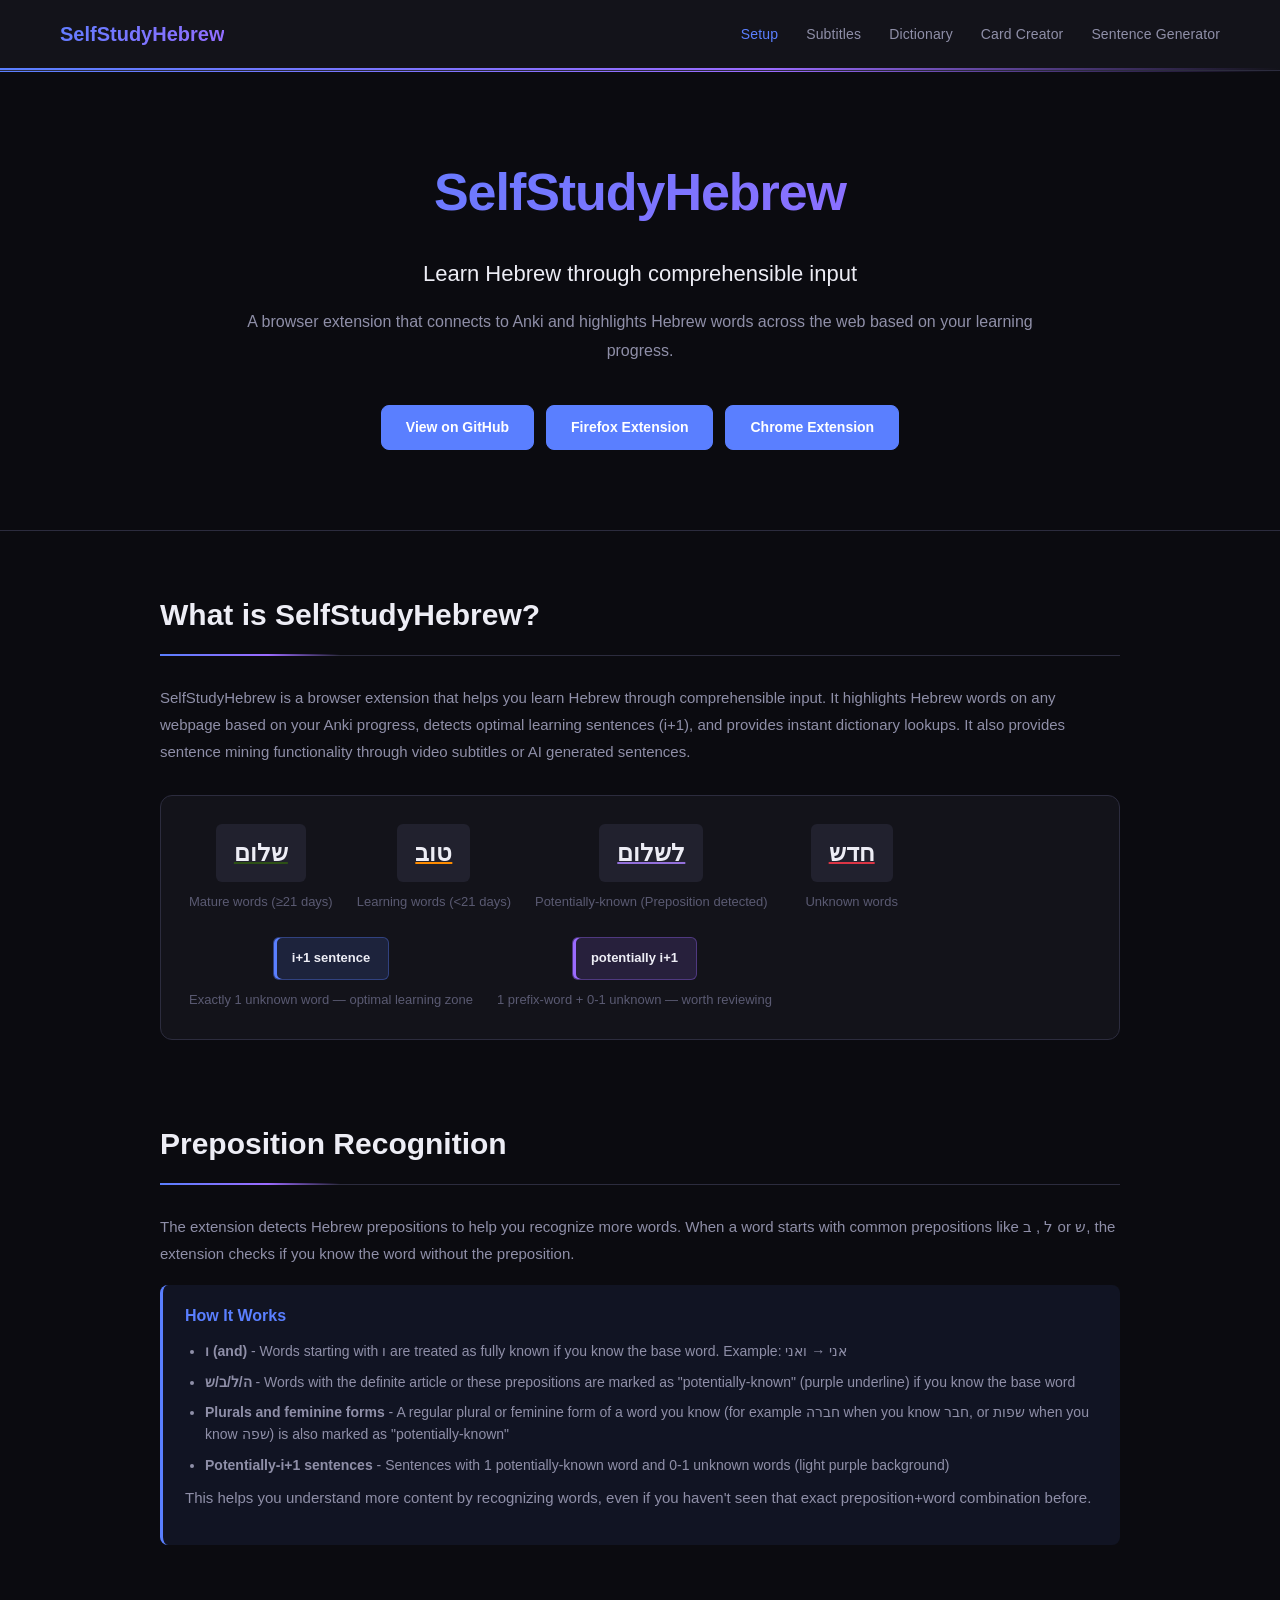
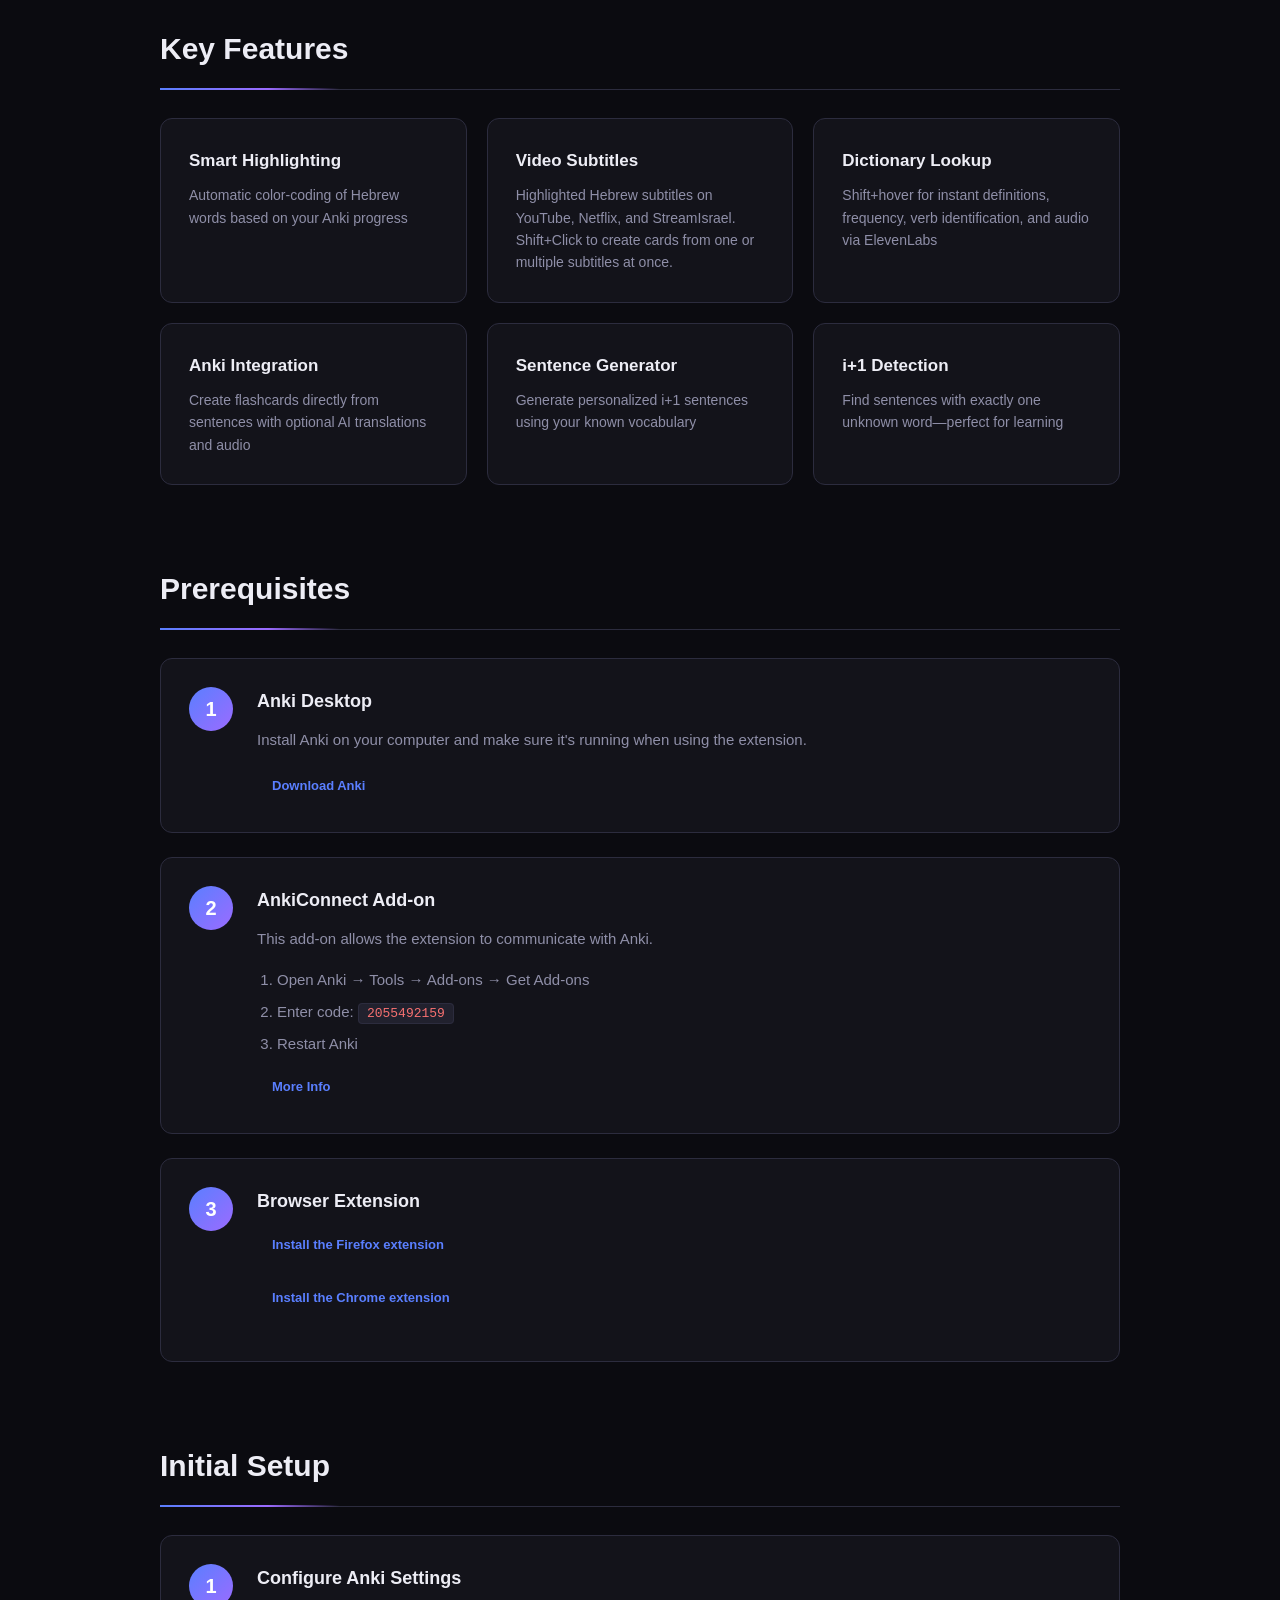
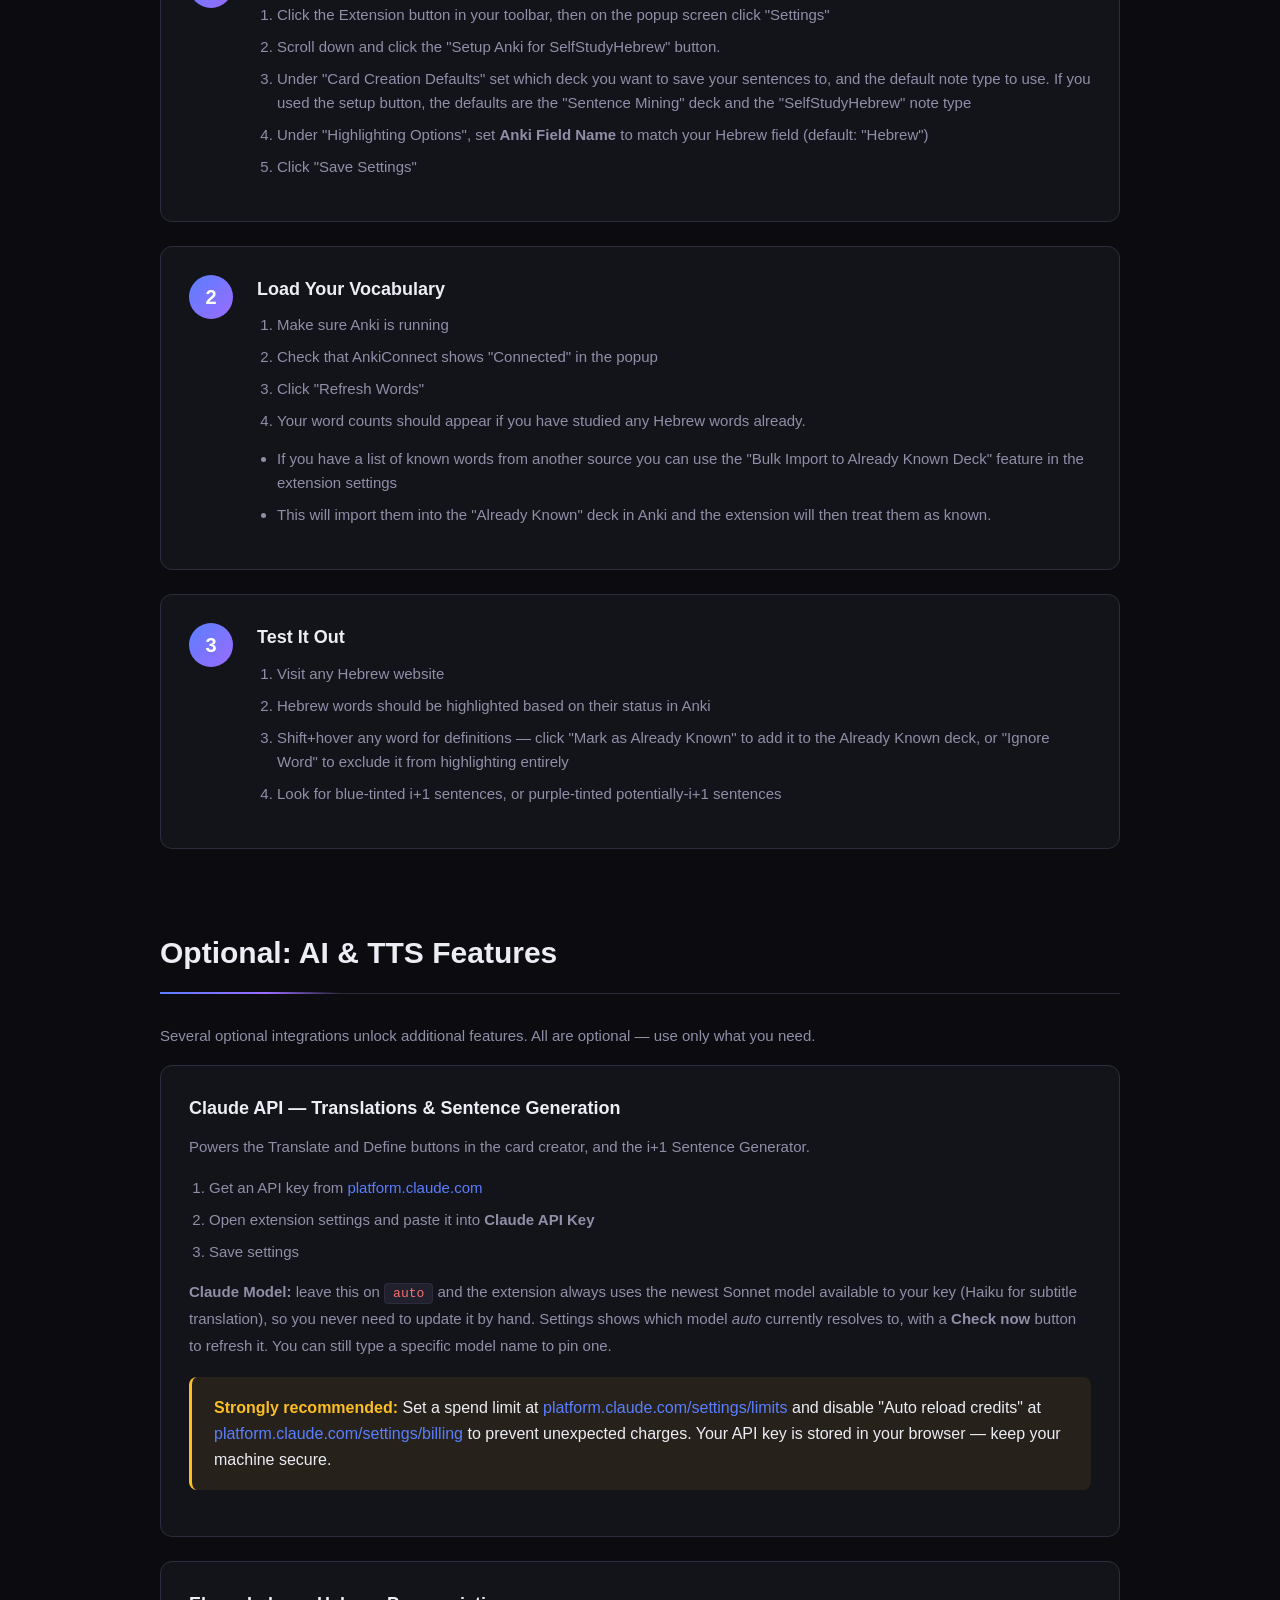
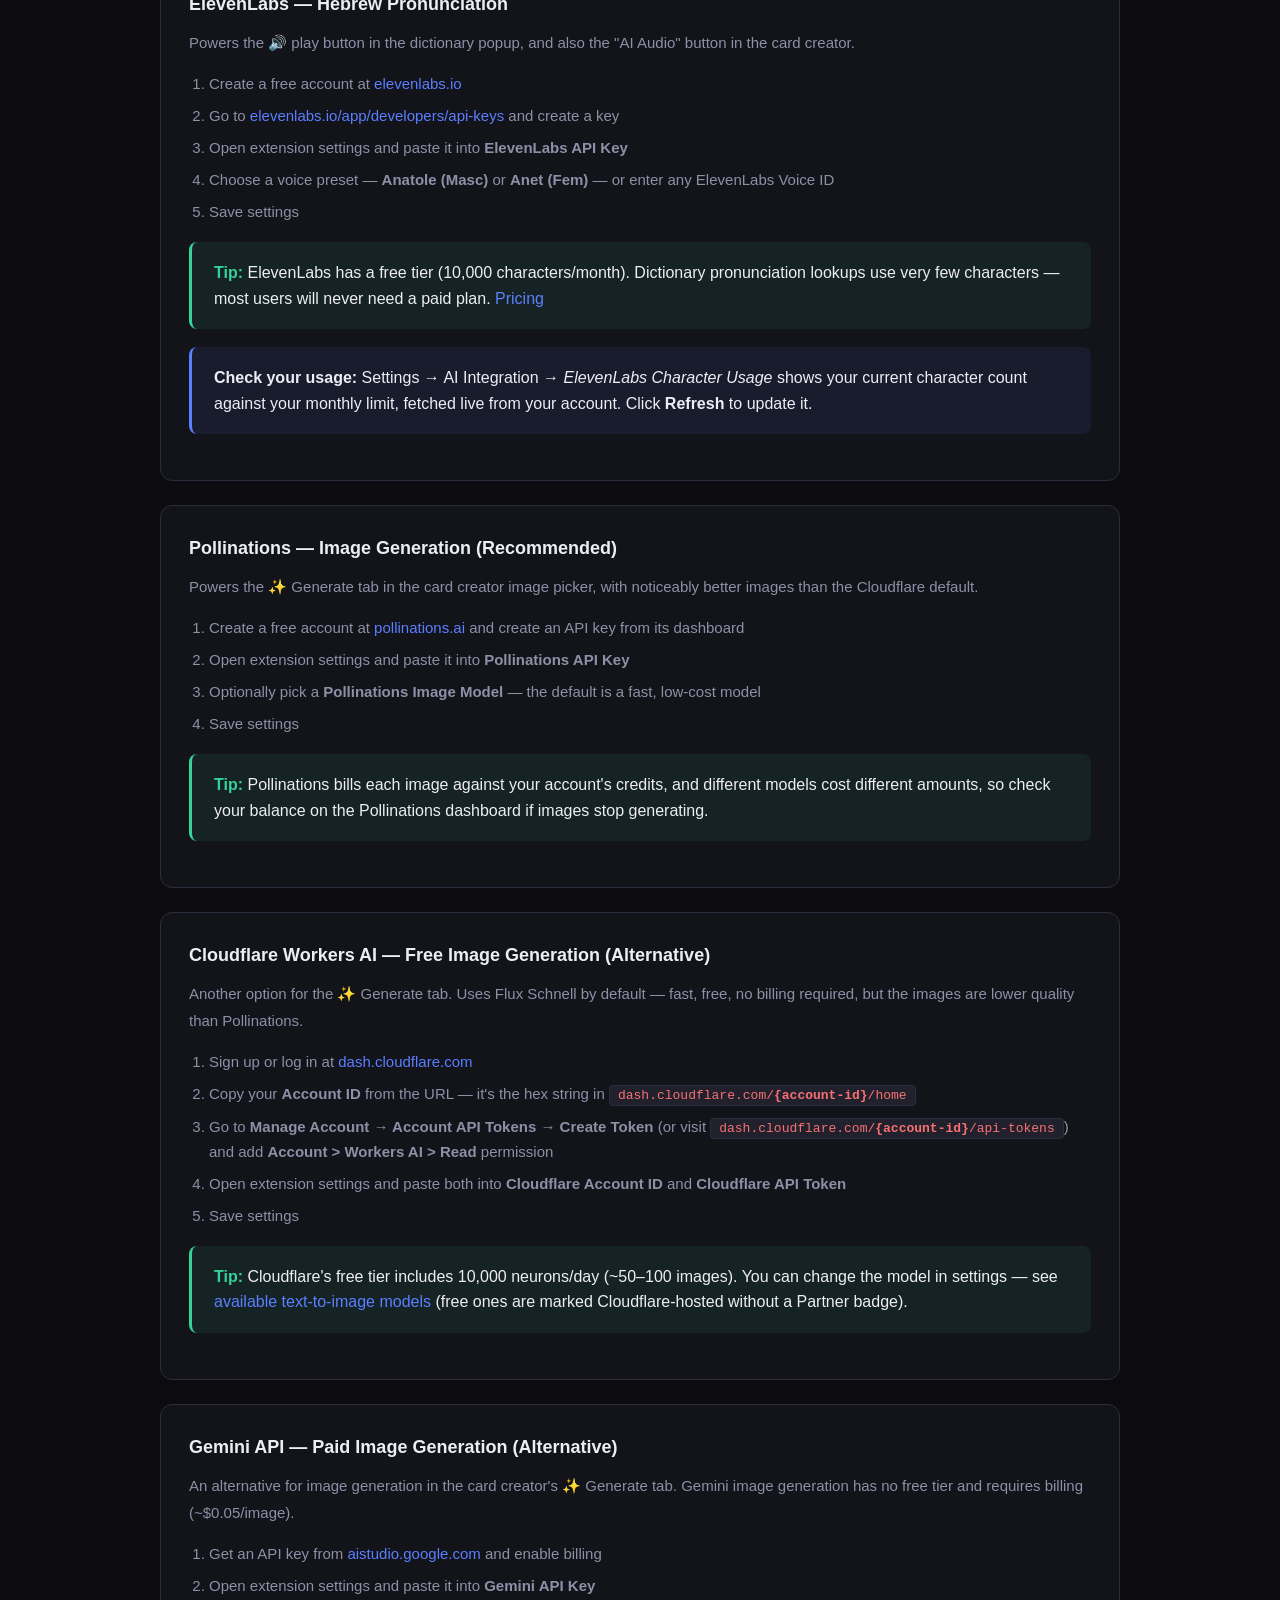
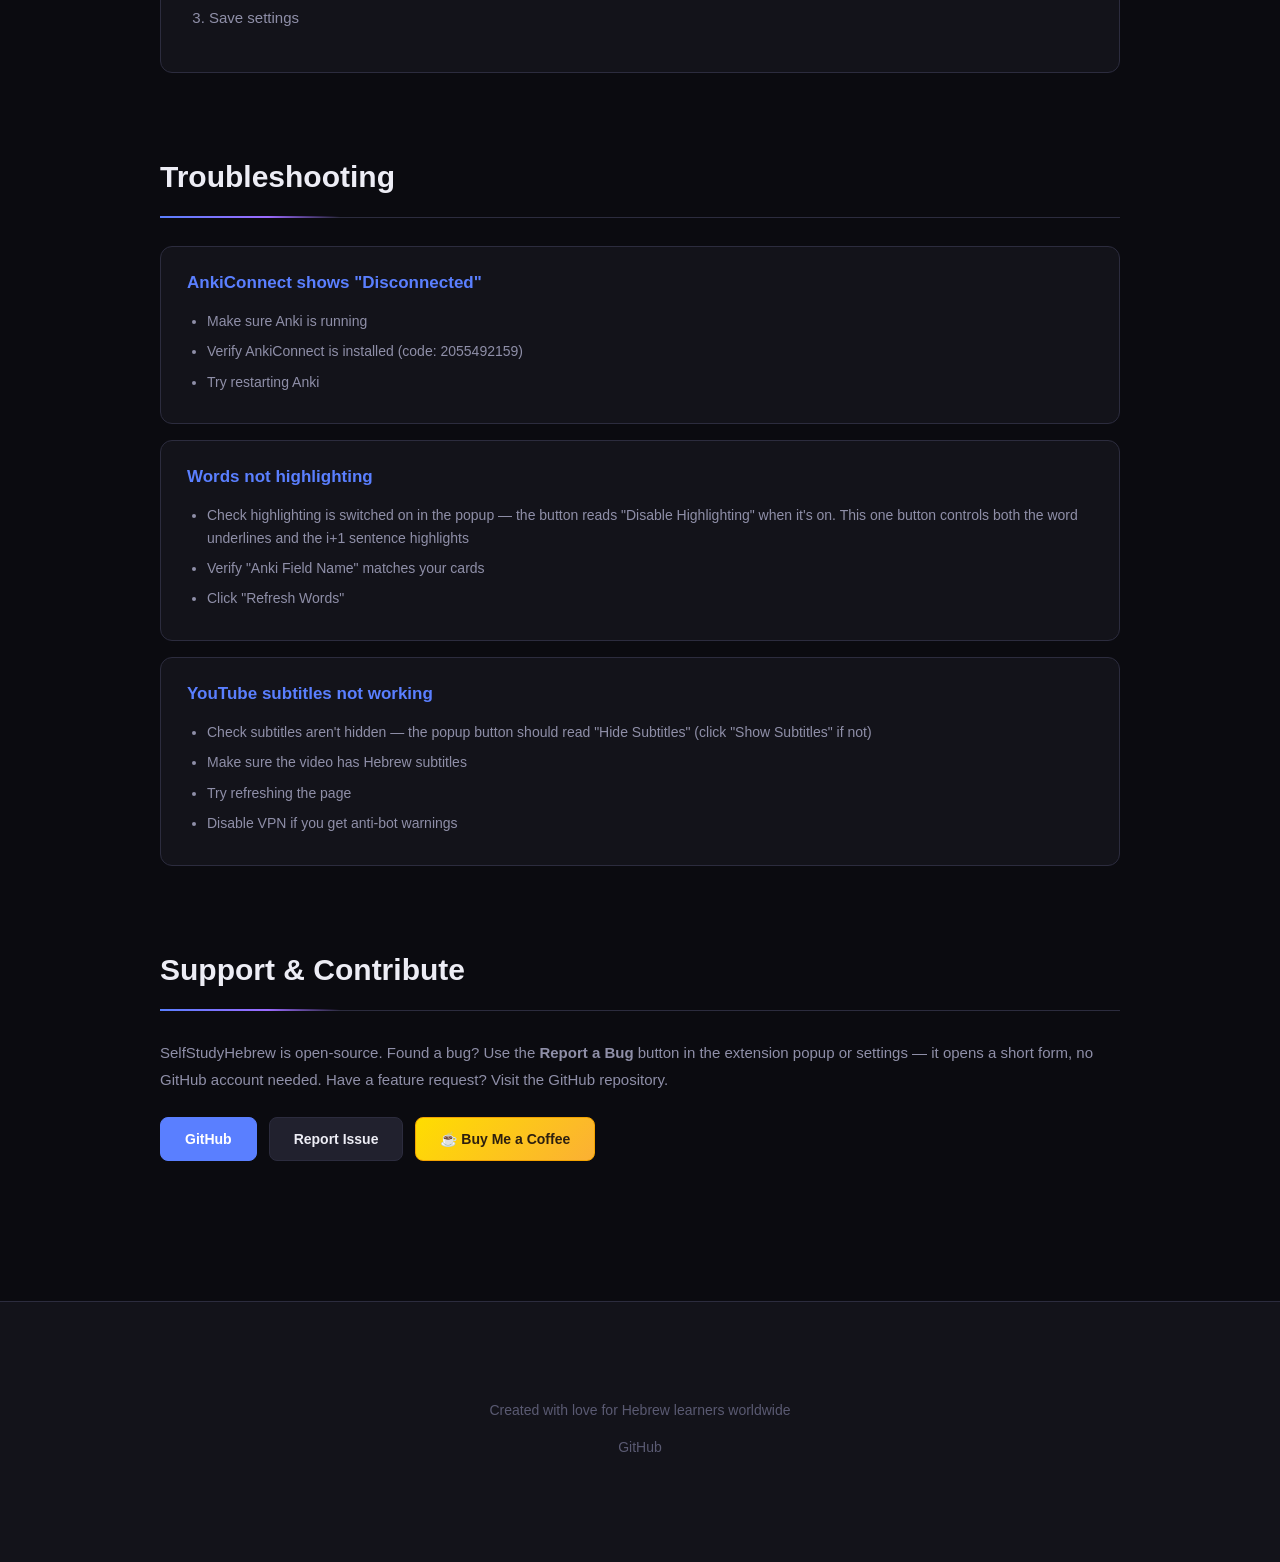
<file: index.html>
<!DOCTYPE html>
<html lang="en">
<head>
  <meta charset="UTF-8">
  <meta name="viewport" content="width=device-width, initial-scale=1.0">
  <title>SelfStudyHebrew - Setup Guide</title>
  <link rel="stylesheet" href="styles.css">
</head>
<body>
  <nav class="navbar">
    <div class="nav-container">
      <div class="nav-brand">SelfStudyHebrew</div>
      <ul class="nav-menu">
        <li><a href="index.html" class="active">Setup</a></li>
        <li><a href="subtitles.html">Subtitles</a></li>
        <li><a href="dictionary.html">Dictionary</a></li>
        <li><a href="cards.html">Card Creator</a></li>
        <li><a href="generator.html">Sentence Generator</a></li>
      </ul>
    </div>
  </nav>

  <div class="hero">
    <div class="hero-content">
      <h1>SelfStudyHebrew</h1>
      <p class="hero-subtitle">Learn Hebrew through comprehensible input</p>
      <p class="hero-description">A browser extension that connects to Anki and highlights Hebrew words across the web based on your learning progress.</p>
      <div class="hero-buttons">
        <a href="https://github.com/SelfStudyHebrew/selfstudyhebrew" class="btn btn-primary" target="_blank">View on GitHub</a>
        <a href="https://addons.mozilla.org/firefox/addon/selfstudyhebrew/" class="btn btn-primary" target="_blank">Firefox Extension</a>
        <a href="https://chromewebstore.google.com/detail/selfstudyhebrew/njnmcimolhfjejhfgpjkjkgcdnbooocg" class="btn btn-primary" target="_blank">Chrome Extension</a>
      </div>
    </div>
  </div>

  <div class="container">
    <!-- Quick Overview -->
    <section class="section" id="highlighting">
      <h2>What is SelfStudyHebrew?</h2>
      <p>SelfStudyHebrew is a browser extension that helps you learn Hebrew through comprehensible input. It highlights Hebrew words on any webpage based on your Anki progress, detects optimal learning sentences (i+1), and provides instant dictionary lookups. It also provides sentence mining functionality through video subtitles or AI generated sentences.</p>

      <div class="color-guide">
        <div class="color-item">
          <div class="color-box green-underline">שלום</div>
          <span>Mature words (≥21 days)</span>
        </div>
        <div class="color-item">
          <div class="color-box orange-underline">טוב</div>
          <span>Learning words (&lt;21 days)</span>
        </div>
        <div class="color-item">
          <div class="color-box purple-underline">לשלום</div>
          <span>Potentially-known (Preposition detected)</span>
        </div>
        <div class="color-item">
          <div class="color-box red-underline">חדש</div>
          <span>Unknown words</span>
        </div>
        <div class="color-item" id="i1">
          <div class="color-box i1-bg">i+1 sentence</div>
          <span>Exactly 1 unknown word — optimal learning zone</span>
        </div>
        <div class="color-item">
          <div class="color-box potentially-i1-bg">potentially i+1</div>
          <span>1 prefix-word + 0-1 unknown — worth reviewing</span>
        </div>
      </div>
    </section>

    <!-- Potentially-Known Words -->
    <section class="section" id="potentially-known">
      <h2>Preposition Recognition</h2>
      <p>The extension detects Hebrew prepositions to help you recognize more words. When a word starts with common prepositions like ל , ב or ש, the extension checks if you know the word without the preposition.</p>

      <div class="info-box">
        <h3>How It Works</h3>
        <ul>
          <li><strong>ו (and)</strong> - Words starting with ו are treated as fully known if you know the base word. Example: אני → ואני</li>
          <li><strong>ה/ל/ב/ש</strong> - Words with the definite article or these prepositions are marked as "potentially-known" (purple underline) if you know the base word</li>
          <li><strong>Plurals and feminine forms</strong> - A regular plural or feminine form of a word you know (for example חברה when you know חבר, or שפות when you know שפה) is also marked as "potentially-known"</li>
          <li><strong>Potentially-i+1 sentences</strong> - Sentences with 1 potentially-known word and 0-1 unknown words (light purple background)</li>
        </ul>
        <p>This helps you understand more content by recognizing words, even if you haven't seen that exact preposition+word combination before.</p>
      </div>
    </section>

    <!-- Key Features -->
    <section class="section">
      <h2>Key Features</h2>
      <div class="feature-grid">
        <a href="index.html#highlighting" class="feature-card">
          <h3>Smart Highlighting</h3>
          <p>Automatic color-coding of Hebrew words based on your Anki progress</p>
        </a>
        <a href="subtitles.html" class="feature-card">
          <h3>Video Subtitles</h3>
          <p>Highlighted Hebrew subtitles on YouTube, Netflix, and StreamIsrael. Shift+Click to create cards from one or multiple subtitles at once.</p>
        </a>
        <a href="dictionary.html" class="feature-card">
          <h3>Dictionary Lookup</h3>
          <p>Shift+hover for instant definitions, frequency, verb identification, and audio via ElevenLabs</p>
        </a>
        <a href="cards.html" class="feature-card">
          <h3>Anki Integration</h3>
          <p>Create flashcards directly from sentences with optional AI translations and audio</p>
        </a>
        <a href="generator.html" class="feature-card">
          <h3>Sentence Generator</h3>
          <p>Generate personalized i+1 sentences using your known vocabulary</p>
        </a>
        <a href="index.html#i1" class="feature-card">
          <h3>i+1 Detection</h3>
          <p>Find sentences with exactly one unknown word—perfect for learning</p>
        </a>
      </div>
    </section>

    <!-- Prerequisites -->
    <section class="section">
      <h2>Prerequisites</h2>

      <div class="step-card">
        <div class="step-number">1</div>
        <div class="step-content">
          <h3>Anki Desktop</h3>
          <p>Install Anki on your computer and make sure it's running when using the extension.</p>
          <a href="https://apps.ankiweb.net/" class="btn btn-small" target="_blank">Download Anki</a>
        </div>
      </div>

      <div class="step-card">
        <div class="step-number">2</div>
        <div class="step-content">
          <h3>AnkiConnect Add-on</h3>
          <p>This add-on allows the extension to communicate with Anki.</p>
          <ol>
            <li>Open Anki → Tools → Add-ons → Get Add-ons</li>
            <li>Enter code: <code>2055492159</code></li>
            <li>Restart Anki</li>
          </ol>
          <a href="https://git.sr.ht/~foosoft/anki-connect" class="btn btn-small" target="_blank">More Info</a>
        </div>
      </div>

      <div class="step-card">
        <div class="step-number">3</div>
        <div class="step-content">
          <h3>Browser Extension</h3>
          <p><a href="https://addons.mozilla.org/firefox/addon/selfstudyhebrew/" class="btn btn-small" target="_blank">Install the Firefox extension</a></p>
          <p><a href="https://chromewebstore.google.com/detail/selfstudyhebrew/njnmcimolhfjejhfgpjkjkgcdnbooocg" class="btn btn-small" target="_blank">Install the Chrome extension</a></p>
        </div>
      </div>
    </section>

    <!-- Initial Setup -->
    <section class="section">
      <h2>Initial Setup</h2>

      <div class="step-card">
        <div class="step-number">1</div>
        <div class="step-content">
          <h3>Configure Anki Settings</h3>
          <ol>
            <li>Click the Extension button in your toolbar, then on the popup screen click "Settings"</li>
            <li>Scroll down and click the "Setup Anki for SelfStudyHebrew" button.</li>
            <li>Under "Card Creation Defaults" set which deck you want to save your sentences to, and the default note type to use. If you used the setup button, the defaults are the "Sentence Mining" deck and the "SelfStudyHebrew" note type</li>
            <li>Under "Highlighting Options", set <strong>Anki Field Name</strong> to match your Hebrew field (default: "Hebrew")</li>
            <li>Click "Save Settings"</li>
          </ol>
        </div>
      </div>

      <div class="step-card">
        <div class="step-number">2</div>
        <div class="step-content">
          <h3>Load Your Vocabulary</h3>
          <ol>
            <li>Make sure Anki is running</li>
            <li>Check that AnkiConnect shows "Connected" in the popup</li>
            <li>Click "Refresh Words"</li>
            <li>Your word counts should appear if you have studied any Hebrew words already.</li>
          </ol>
          <ul>
          <li>If you have a list of known words from another source you can use the "Bulk Import to Already Known Deck" feature in the extension settings</li>
          <li>This will import them into the "Already Known" deck in Anki and the extension will then treat them as known.</li>
          </ul>
        </div>
      </div>

      <div class="step-card">
        <div class="step-number">3</div>
        <div class="step-content">
          <h3>Test It Out</h3>
          <ol>
            <li>Visit any Hebrew website</li>
            <li>Hebrew words should be highlighted based on their status in Anki</li>
            <li>Shift+hover any word for definitions — click "Mark as Already Known" to add it to the Already Known deck, or "Ignore Word" to exclude it from highlighting entirely</li>
            <li>Look for blue-tinted i+1 sentences, or purple-tinted potentially-i+1 sentences</li>
          </ol>
        </div>
      </div>
    </section>

    <!-- Optional AI Setup -->
    <section class="section" id="ai-features">
      <h2>Optional: AI &amp; TTS Features</h2>
      <p>Several optional integrations unlock additional features. All are optional — use only what you need.</p>

      <div class="step-card">
        <div class="step-content">
          <h3>Claude API — Translations &amp; Sentence Generation</h3>
          <p>Powers the Translate and Define buttons in the card creator, and the i+1 Sentence Generator.</p>
          <ol>
            <li>Get an API key from <a href="https://platform.claude.com/settings/keys" target="_blank">platform.claude.com</a></li>
            <li>Open extension settings and paste it into <strong>Claude API Key</strong></li>
            <li>Save settings</li>
          </ol>
          <p><strong>Claude Model:</strong> leave this on <code>auto</code> and the extension always uses the newest Sonnet model available to your key (Haiku for subtitle translation), so you never need to update it by hand. Settings shows which model <em>auto</em> currently resolves to, with a <strong>Check now</strong> button to refresh it. You can still type a specific model name to pin one.</p>
          <div class="warning-box">
            <strong>Strongly recommended:</strong> Set a spend limit at <a href="https://platform.claude.com/settings/limits" target="_blank">platform.claude.com/settings/limits</a> and disable "Auto reload credits" at <a href="https://platform.claude.com/settings/billing" target="_blank">platform.claude.com/settings/billing</a> to prevent unexpected charges. Your API key is stored in your browser — keep your machine secure.
          </div>
        </div>
      </div>

      <div class="step-card">
        <div class="step-content">
          <h3>ElevenLabs — Hebrew Pronunciation</h3>
          <p>Powers the 🔊 play button in the dictionary popup, and also the "AI Audio" button in the card creator.</p>
          <ol>
            <li>Create a free account at <a href="https://elevenlabs.io" target="_blank">elevenlabs.io</a></li>
            <li>Go to <a href="https://elevenlabs.io/app/developers/api-keys" target="_blank">elevenlabs.io/app/developers/api-keys</a> and create a key</li>
            <li>Open extension settings and paste it into <strong>ElevenLabs API Key</strong></li>
            <li>Choose a voice preset — <strong>Anatole (Masc)</strong> or <strong>Anet (Fem)</strong> — or enter any ElevenLabs Voice ID</li>
            <li>Save settings</li>
          </ol>
          <div class="tip-box">
            <strong>Tip:</strong> ElevenLabs has a free tier (10,000 characters/month). Dictionary pronunciation lookups use very few characters — most users will never need a paid plan. <a href="https://elevenlabs.io/pricing" target="_blank">Pricing</a>
          </div>
          <div class="info-box" style="margin-top:10px;">
            <strong>Check your usage:</strong> Settings → AI Integration → <em>ElevenLabs Character Usage</em> shows your current character count against your monthly limit, fetched live from your account. Click <strong>Refresh</strong> to update it.
          </div>
        </div>
      </div>

      <div class="step-card">
        <div class="step-content">
          <h3>Pollinations — Image Generation (Recommended)</h3>
          <p>Powers the ✨ Generate tab in the card creator image picker, with noticeably better images than the Cloudflare default.</p>
          <ol>
            <li>Create a free account at <a href="https://pollinations.ai" target="_blank">pollinations.ai</a> and create an API key from its dashboard</li>
            <li>Open extension settings and paste it into <strong>Pollinations API Key</strong></li>
            <li>Optionally pick a <strong>Pollinations Image Model</strong> — the default is a fast, low-cost model</li>
            <li>Save settings</li>
          </ol>
          <div class="tip-box">
            <strong>Tip:</strong> Pollinations bills each image against your account's credits, and different models cost different amounts, so check your balance on the Pollinations dashboard if images stop generating.
          </div>
        </div>
      </div>

      <div class="step-card">
        <div class="step-content">
          <h3>Cloudflare Workers AI — Free Image Generation (Alternative)</h3>
          <p>Another option for the ✨ Generate tab. Uses Flux Schnell by default — fast, free, no billing required, but the images are lower quality than Pollinations.</p>
          <ol>
            <li>Sign up or log in at <a href="https://dash.cloudflare.com/" target="_blank">dash.cloudflare.com</a></li>
            <li>Copy your <strong>Account ID</strong> from the URL — it's the hex string in <code>dash.cloudflare.com/<strong>{account-id}</strong>/home</code></li>
            <li>Go to <strong>Manage Account → Account API Tokens → Create Token</strong> (or visit <code>dash.cloudflare.com/<strong>{account-id}</strong>/api-tokens</code>) and add <strong>Account &gt; Workers AI &gt; Read</strong> permission</li>
            <li>Open extension settings and paste both into <strong>Cloudflare Account ID</strong> and <strong>Cloudflare API Token</strong></li>
            <li>Save settings</li>
          </ol>
          <div class="tip-box">
            <strong>Tip:</strong> Cloudflare's free tier includes 10,000 neurons/day (~50–100 images). You can change the model in settings — see <a href="https://developers.cloudflare.com/workers-ai/models/?tasks=Text-to-Image" target="_blank">available text-to-image models</a> (free ones are marked Cloudflare-hosted without a Partner badge).
          </div>
        </div>
      </div>

      <div class="step-card">
        <div class="step-content">
          <h3>Gemini API — Paid Image Generation (Alternative)</h3>
          <p>An alternative for image generation in the card creator's ✨ Generate tab. Gemini image generation has no free tier and requires billing (~$0.05/image).</p>
          <ol>
            <li>Get an API key from <a href="https://aistudio.google.com/apikey" target="_blank">aistudio.google.com</a> and enable billing</li>
            <li>Open extension settings and paste it into <strong>Gemini API Key</strong></li>
            <li>Save settings</li>
          </ol>
        </div>
      </div>
    </section>

    <!-- Troubleshooting -->
    <section class="section">
      <h2>Troubleshooting</h2>

      <div class="faq-item">
        <h3>AnkiConnect shows "Disconnected"</h3>
        <ul>
          <li>Make sure Anki is running</li>
          <li>Verify AnkiConnect is installed (code: 2055492159)</li>
          <li>Try restarting Anki</li>
        </ul>
      </div>

      <div class="faq-item">
        <h3>Words not highlighting</h3>
        <ul>
          <li>Check highlighting is switched on in the popup — the button reads "Disable Highlighting" when it's on. This one button controls both the word underlines and the i+1 sentence highlights</li>
          <li>Verify "Anki Field Name" matches your cards</li>
          <li>Click "Refresh Words"</li>
        </ul>
      </div>

      <div class="faq-item">
        <h3>YouTube subtitles not working</h3>
        <ul>
          <li>Check subtitles aren't hidden — the popup button should read "Hide Subtitles" (click "Show Subtitles" if not)</li>
          <li>Make sure the video has Hebrew subtitles</li>
          <li>Try refreshing the page</li>
          <li>Disable VPN if you get anti-bot warnings</li>
        </ul>
      </div>
    </section>

    <!-- Support -->
    <section class="section">
      <h2>Support & Contribute</h2>
      <p>SelfStudyHebrew is open-source. Found a bug? Use the <strong>Report a Bug</strong> button in the extension popup or settings — it opens a short form, no GitHub account needed. Have a feature request? Visit the GitHub repository.</p>
      <div class="button-group">
        <a href="https://github.com/selfstudyhebrew/selfstudyhebrew" class="btn btn-primary" target="_blank">GitHub</a>
        <a href="https://github.com/selfstudyhebrew/selfstudyhebrew/issues" class="btn btn-secondary" target="_blank">Report Issue</a>
        <a href="https://buymeacoffee.com/selfstudyhebrew" class="btn btn-coffee" target="_blank">☕ Buy Me a Coffee</a>
      </div>
    </section>
  </div>

  <footer class="footer">
    <div class="container">
      <p>Created with love for Hebrew learners worldwide</p>
      <p class="footer-links">
        <a href="https://github.com/selfstudyhebrew/selfstudyhebrew">GitHub</a>
      </p>
    </div>
  </footer>
</body>
</html>
</file>
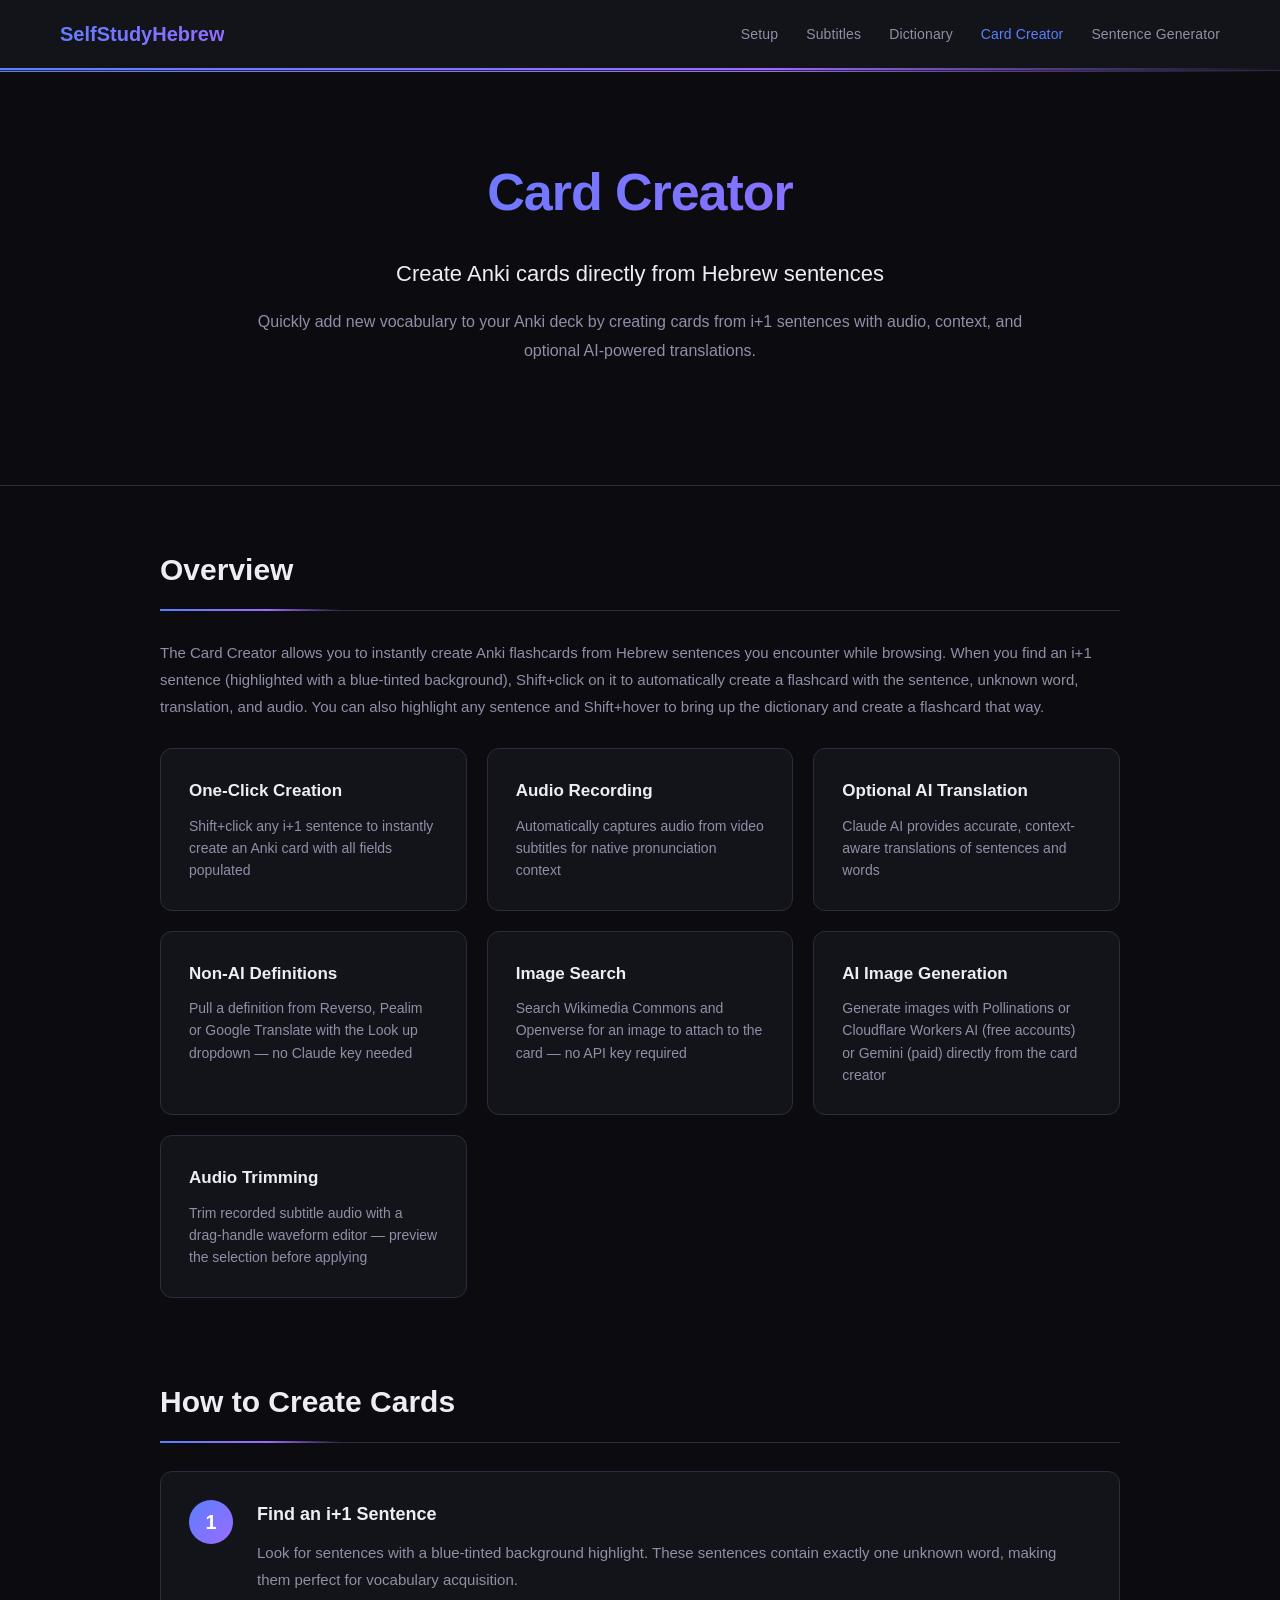
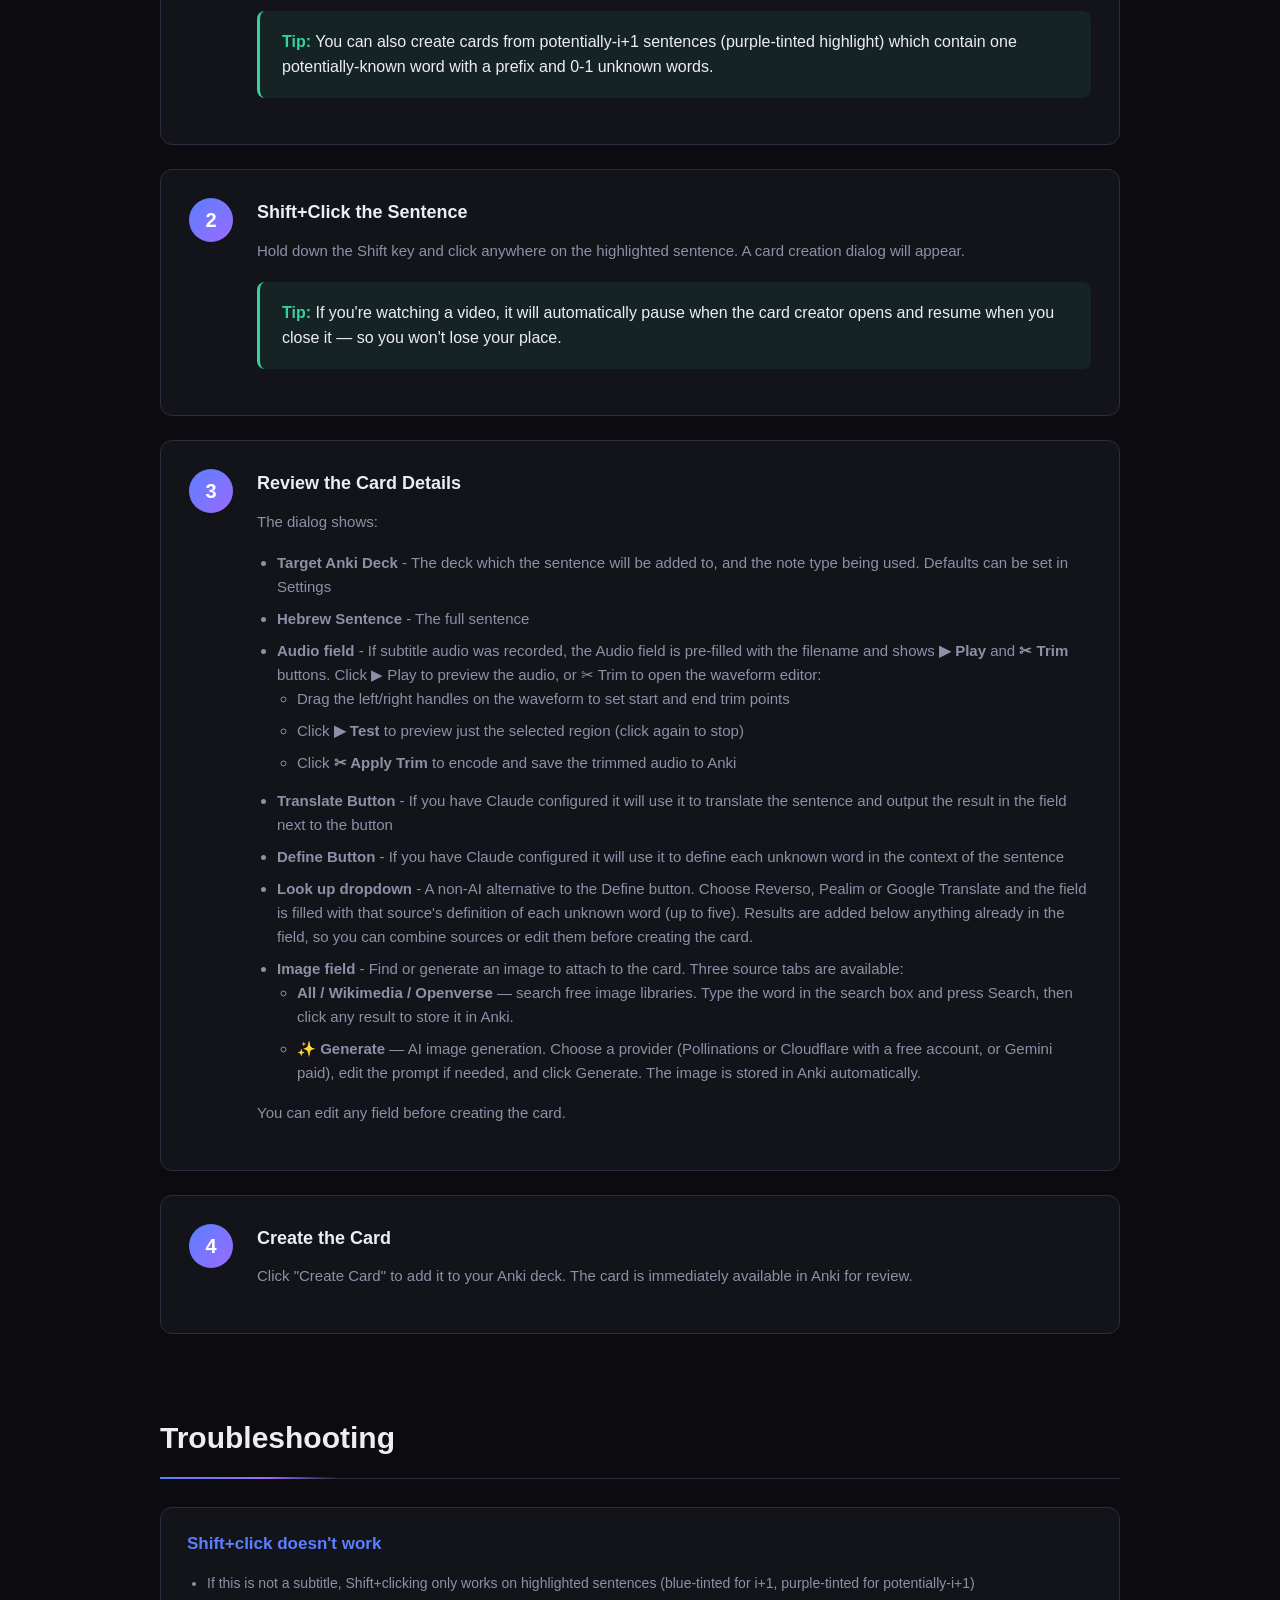
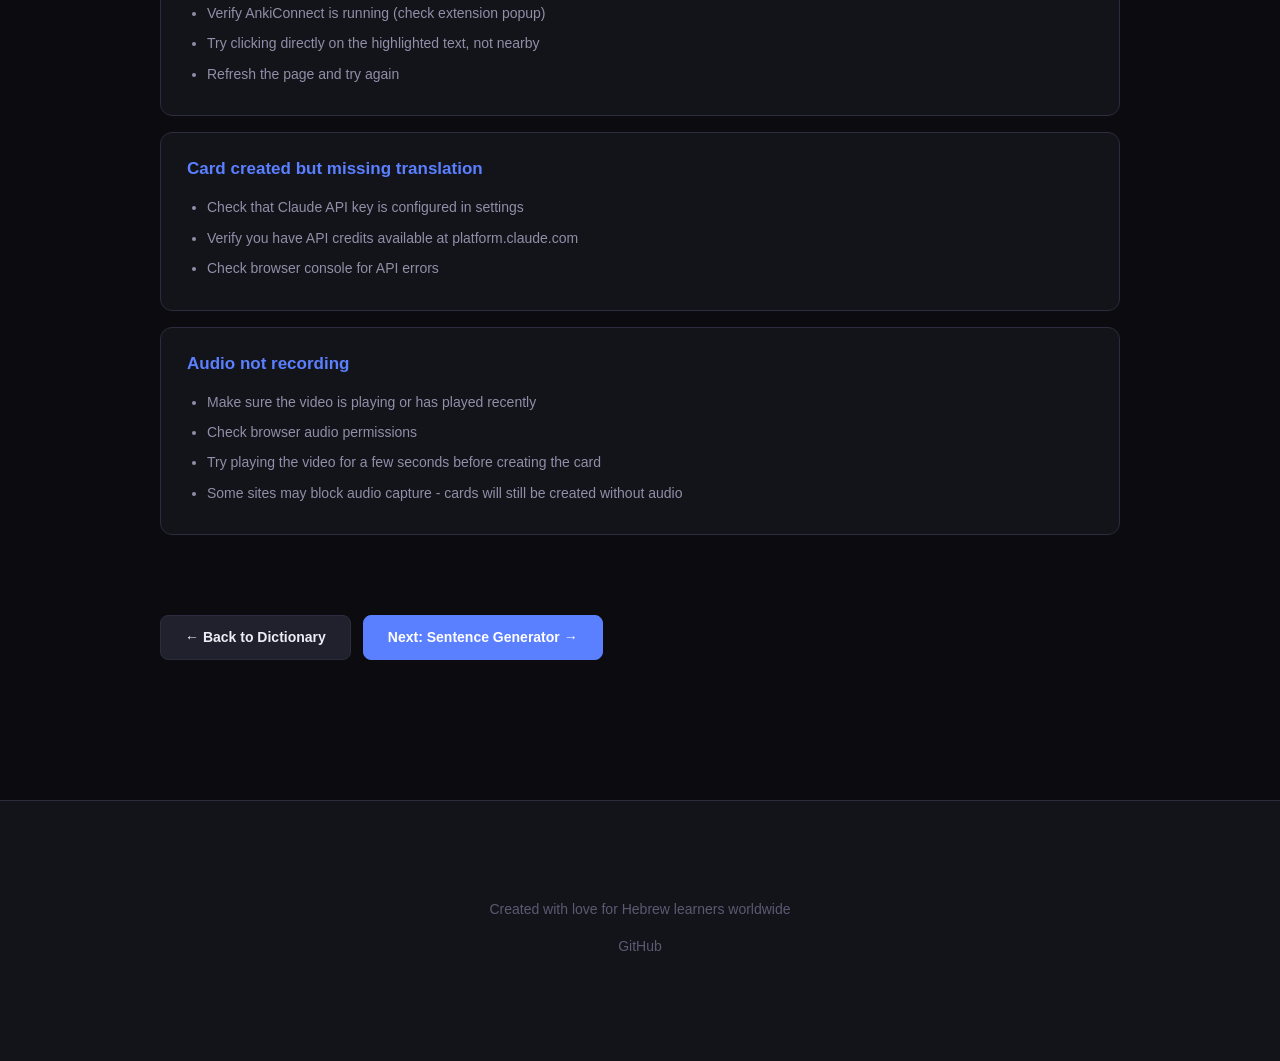
<file: cards.html>
<!DOCTYPE html>
<html lang="en">
<head>
  <meta charset="UTF-8">
  <meta name="viewport" content="width=device-width, initial-scale=1.0">
  <title>Card Creator - SelfStudyHebrew</title>
  <link rel="stylesheet" href="styles.css">
</head>
<body>
  <nav class="navbar">
    <div class="nav-container">
      <div class="nav-brand">SelfStudyHebrew</div>
      <ul class="nav-menu">
        <li><a href="index.html">Setup</a></li>
        <li><a href="subtitles.html">Subtitles</a></li>
        <li><a href="dictionary.html">Dictionary</a></li>
        <li><a href="cards.html" class="active">Card Creator</a></li>
        <li><a href="generator.html">Sentence Generator</a></li>
      </ul>
    </div>
  </nav>

  <div class="hero">
    <div class="hero-content">
      <h1>Card Creator</h1>
      <p class="hero-subtitle">Create Anki cards directly from Hebrew sentences</p>
      <p class="hero-description">Quickly add new vocabulary to your Anki deck by creating cards from i+1 sentences with audio, context, and optional AI-powered translations.</p>
    </div>
  </div>

  <div class="container">
    <!-- Overview -->
    <section class="section">
      <h2>Overview</h2>
      <p>
        The Card Creator allows you to instantly create Anki flashcards from Hebrew sentences you encounter while browsing.
        When you find an i+1 sentence (highlighted with a blue-tinted background), Shift+click on it to automatically create
        a flashcard with the sentence, unknown word, translation, and audio. You can also highlight any sentence and Shift+hover to bring up the dictionary and create a flashcard that way.
      </p>

      <div class="feature-grid">
        <div class="feature-card">
          <h3>One-Click Creation</h3>
          <p>Shift+click any i+1 sentence to instantly create an Anki card with all fields populated</p>
        </div>
        <div class="feature-card">
          <h3>Audio Recording</h3>
          <p>Automatically captures audio from video subtitles for native pronunciation context</p>
        </div>
        <div class="feature-card">
          <h3>Optional AI Translation</h3>
          <p>Claude AI provides accurate, context-aware translations of sentences and words</p>
        </div>
        <div class="feature-card">
          <h3>Non-AI Definitions</h3>
          <p>Pull a definition from Reverso, Pealim or Google Translate with the Look up dropdown — no Claude key needed</p>
        </div>
        <div class="feature-card">
          <h3>Image Search</h3>
          <p>Search Wikimedia Commons and Openverse for an image to attach to the card — no API key required</p>
        </div>
        <div class="feature-card">
          <h3>AI Image Generation</h3>
          <p>Generate images with Pollinations or Cloudflare Workers AI (free accounts) or Gemini (paid) directly from the card creator</p>
        </div>
        <div class="feature-card">
          <h3>Audio Trimming</h3>
          <p>Trim recorded subtitle audio with a drag-handle waveform editor — preview the selection before applying</p>
        </div>
      </div>
    </section>

    <!-- How to Create Cards -->
    <section class="section">
      <h2>How to Create Cards</h2>

      <div class="step-card">
        <div class="step-number">1</div>
        <div class="step-content">
          <h3>Find an i+1 Sentence</h3>
          <p>Look for sentences with a blue-tinted background highlight. These sentences contain exactly one unknown word, making them perfect for vocabulary acquisition.</p>
          <div class="tip-box">
            <strong>Tip:</strong> You can also create cards from potentially-i+1 sentences (purple-tinted highlight) which contain one potentially-known word with a prefix and 0-1 unknown words.
          </div>
        </div>
      </div>

      <div class="step-card">
        <div class="step-number">2</div>
        <div class="step-content">
          <h3>Shift+Click the Sentence</h3>
          <p>Hold down the Shift key and click anywhere on the highlighted sentence. A card creation dialog will appear.</p>
          <div class="tip-box">
            <strong>Tip:</strong> If you're watching a video, it will automatically pause when the card creator opens and resume when you close it — so you won't lose your place.
          </div>
        </div>
      </div>

      <div class="step-card">
        <div class="step-number">3</div>
        <div class="step-content">
          <h3>Review the Card Details</h3>
          <p>The dialog shows:</p>
          <ul>
            <li><strong>Target Anki Deck</strong> - The deck which the sentence will be added to, and the note type being used. Defaults can be set in Settings</li>
            <li><strong>Hebrew Sentence</strong> - The full sentence</li>
            <li><strong>Audio field</strong> - If subtitle audio was recorded, the Audio field is pre-filled with the filename and shows <strong>▶ Play</strong> and <strong>✂ Trim</strong> buttons. Click ▶ Play to preview the audio, or ✂ Trim to open the waveform editor:
              <ul>
                <li>Drag the left/right handles on the waveform to set start and end trim points</li>
                <li>Click <strong>▶ Test</strong> to preview just the selected region (click again to stop)</li>
                <li>Click <strong>✂ Apply Trim</strong> to encode and save the trimmed audio to Anki</li>
              </ul>
            </li>
            <li><strong>Translate Button</strong> - If you have Claude configured it will use it to translate the sentence and output the result in the field next to the button</li>
            <li><strong>Define Button</strong> - If you have Claude configured it will use it to define each unknown word in the context of the sentence</li>
            <li><strong>Look up dropdown</strong> - A non-AI alternative to the Define button. Choose Reverso, Pealim or Google Translate and the field is filled with that source's definition of each unknown word (up to five). Results are added below anything already in the field, so you can combine sources or edit them before creating the card.</li>
            <li><strong>Image field</strong> - Find or generate an image to attach to the card. Three source tabs are available:
              <ul>
                <li><strong>All / Wikimedia / Openverse</strong> — search free image libraries. Type the word in the search box and press Search, then click any result to store it in Anki.</li>
                <li><strong>✨ Generate</strong> — AI image generation. Choose a provider (Pollinations or Cloudflare with a free account, or Gemini paid), edit the prompt if needed, and click Generate. The image is stored in Anki automatically.</li>
              </ul>
            </li>
          </ul>
          <p>You can edit any field before creating the card.</p>
        </div>
      </div>

      <div class="step-card">
        <div class="step-number">4</div>
        <div class="step-content">
          <h3>Create the Card</h3>
          <p>Click "Create Card" to add it to your Anki deck. The card is immediately available in Anki for review.</p>
        </div>
      </div>
    </section>

    <!-- Troubleshooting -->
    <section class="section">
      <h2>Troubleshooting</h2>

      <div class="faq-item">
        <h3>Shift+click doesn't work</h3>
        <ul>
          <li>If this is not a subtitle, Shift+clicking only works on highlighted sentences (blue-tinted for i+1, purple-tinted for potentially-i+1)</li>
          <li>Verify AnkiConnect is running (check extension popup)</li>
          <li>Try clicking directly on the highlighted text, not nearby</li>
          <li>Refresh the page and try again</li>
        </ul>
      </div>

      <div class="faq-item">
        <h3>Card created but missing translation</h3>
        <ul>
          <li>Check that Claude API key is configured in settings</li>
          <li>Verify you have API credits available at platform.claude.com</li>
          <li>Check browser console for API errors</li>
        </ul>
      </div>

      <div class="faq-item">
        <h3>Audio not recording</h3>
        <ul>
          <li>Make sure the video is playing or has played recently</li>
          <li>Check browser audio permissions</li>
          <li>Try playing the video for a few seconds before creating the card</li>
          <li>Some sites may block audio capture - cards will still be created without audio</li>
        </ul>
      </div>
    </section>

    <!-- Back to Guide -->
    <section class="section">
      <div class="button-group">
        <a href="dictionary.html" class="btn btn-secondary">← Back to Dictionary</a>
        <a href="generator.html" class="btn btn-primary">Next: Sentence Generator →</a>
      </div>
    </section>
  </div>

  <footer class="footer">
    <div class="container">
      <p>Created with love for Hebrew learners worldwide</p>
      <p class="footer-links">
        <a href="https://github.com/selfstudyhebrew/selfstudyhebrew">GitHub</a>
      </p>
    </div>
  </footer>
</body>
</html>
</file>
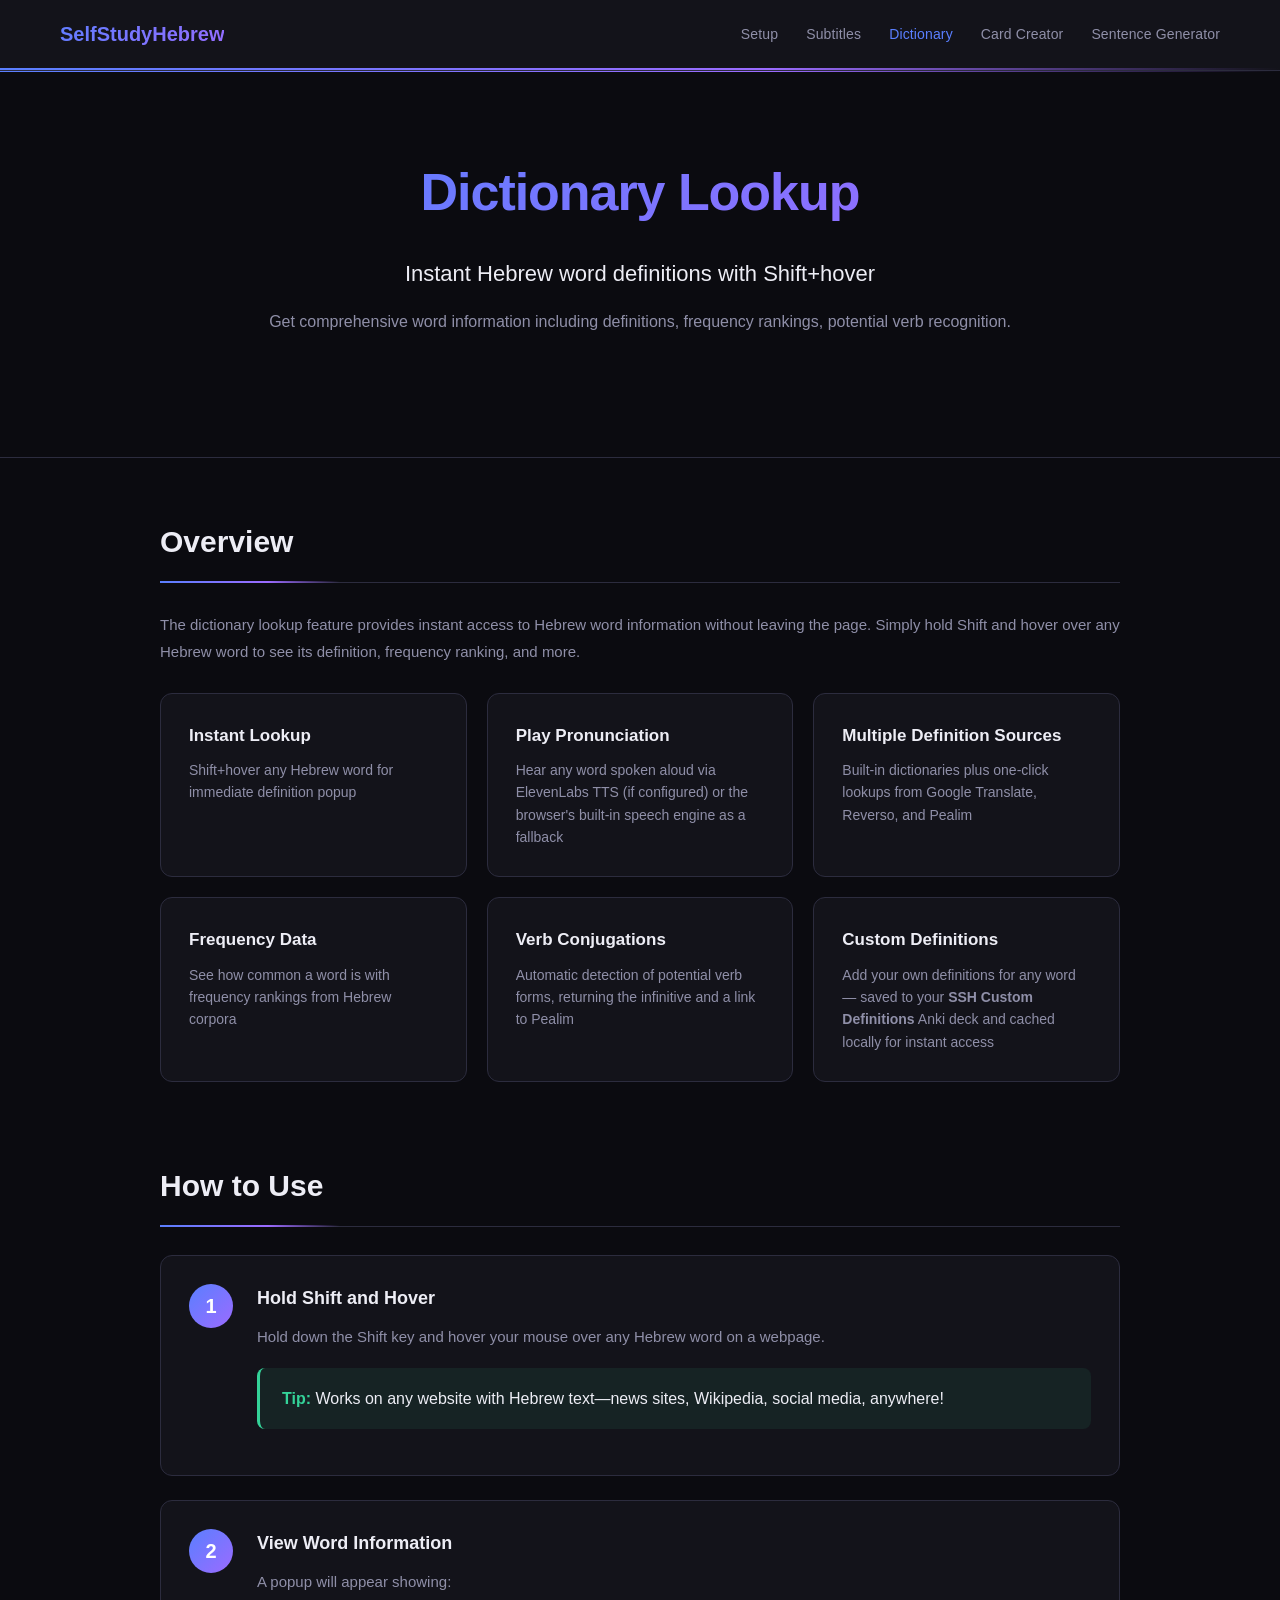
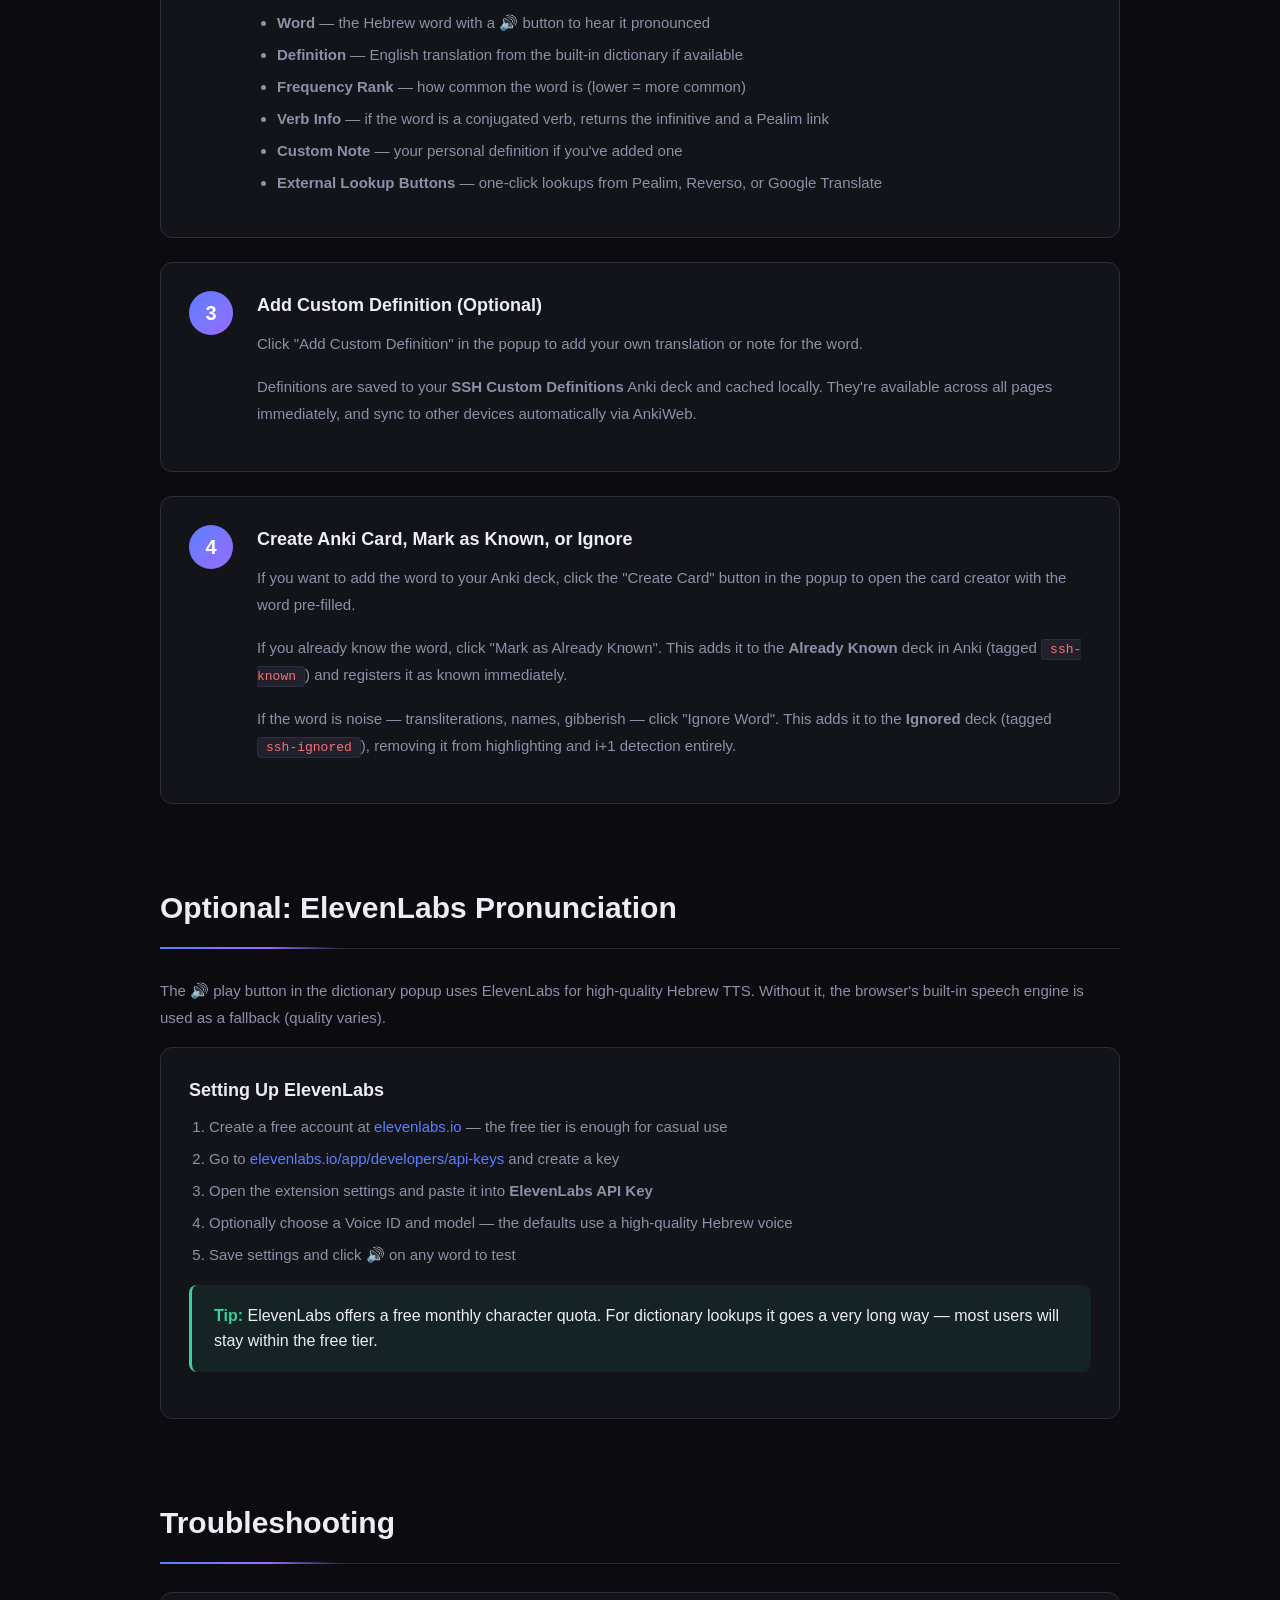
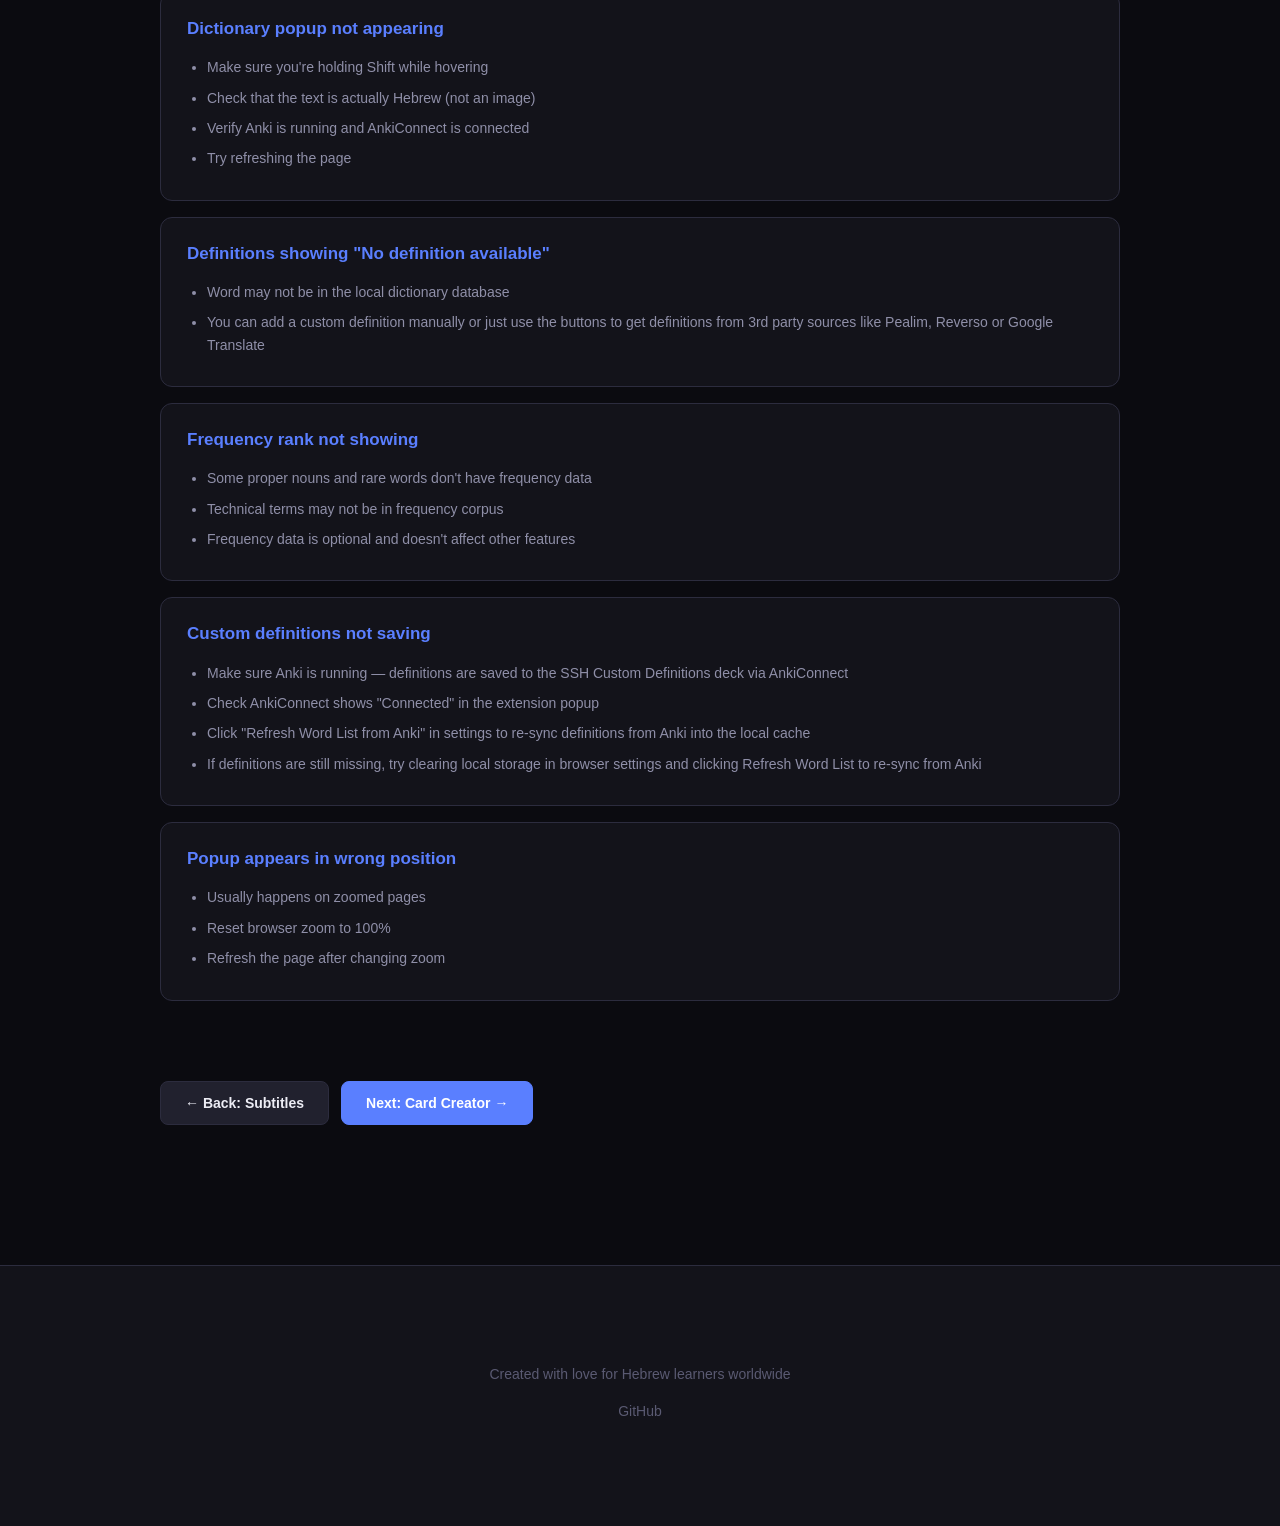
<file: dictionary.html>
<!DOCTYPE html>
<html lang="en">
<head>
  <meta charset="UTF-8">
  <meta name="viewport" content="width=device-width, initial-scale=1.0">
  <title>Dictionary Lookup - SelfStudyHebrew</title>
  <link rel="stylesheet" href="styles.css">
</head>
<body>
  <nav class="navbar">
    <div class="nav-container">
      <div class="nav-brand">SelfStudyHebrew</div>
      <ul class="nav-menu">
        <li><a href="index.html">Setup</a></li>
        <li><a href="subtitles.html">Subtitles</a></li>
        <li><a href="dictionary.html" class="active">Dictionary</a></li>
        <li><a href="cards.html">Card Creator</a></li>
        <li><a href="generator.html">Sentence Generator</a></li>
      </ul>
    </div>
  </nav>

  <div class="hero">
    <div class="hero-content">
      <h1>Dictionary Lookup</h1>
      <p class="hero-subtitle">Instant Hebrew word definitions with Shift+hover</p>
      <p class="hero-description">Get comprehensive word information including definitions, frequency rankings, potential verb recognition.</p>
    </div>
  </div>

  <div class="container">
    <!-- Overview -->
    <section class="section">
      <h2>Overview</h2>
      <p>
        The dictionary lookup feature provides instant access to Hebrew word information without leaving the page.
        Simply hold Shift and hover over any Hebrew word to see its definition, frequency ranking, and more.
      </p>

      <div class="feature-grid">
        <div class="feature-card">
          <h3>Instant Lookup</h3>
          <p>Shift+hover any Hebrew word for immediate definition popup</p>
        </div>
        <div class="feature-card">
          <h3>Play Pronunciation</h3>
          <p>Hear any word spoken aloud via ElevenLabs TTS (if configured) or the browser's built-in speech engine as a fallback</p>
        </div>
        <div class="feature-card">
          <h3>Multiple Definition Sources</h3>
          <p>Built-in dictionaries plus one-click lookups from Google Translate, Reverso, and Pealim</p>
        </div>
        <div class="feature-card">
          <h3>Frequency Data</h3>
          <p>See how common a word is with frequency rankings from Hebrew corpora</p>
        </div>
        <div class="feature-card">
          <h3>Verb Conjugations</h3>
          <p>Automatic detection of potential verb forms, returning the infinitive and a link to Pealim</p>
        </div>
        <div class="feature-card">
          <h3>Custom Definitions</h3>
          <p>Add your own definitions for any word — saved to your <strong>SSH Custom Definitions</strong> Anki deck and cached locally for instant access</p>
        </div>
      </div>
    </section>

    <!-- How to Use -->
    <section class="section">
      <h2>How to Use</h2>

      <div class="step-card">
        <div class="step-number">1</div>
        <div class="step-content">
          <h3>Hold Shift and Hover</h3>
          <p>Hold down the Shift key and hover your mouse over any Hebrew word on a webpage.</p>
          <div class="tip-box">
            <strong>Tip:</strong> Works on any website with Hebrew text—news sites, Wikipedia, social media, anywhere!
          </div>
        </div>
      </div>

      <div class="step-card">
        <div class="step-number">2</div>
        <div class="step-content">
          <h3>View Word Information</h3>
          <p>A popup will appear showing:</p>
          <ul>
            <li><strong>Word</strong> — the Hebrew word with a 🔊 button to hear it pronounced</li>
            <li><strong>Definition</strong> — English translation from the built-in dictionary if available</li>
            <li><strong>Frequency Rank</strong> — how common the word is (lower = more common)</li>
            <li><strong>Verb Info</strong> — if the word is a conjugated verb, returns the infinitive and a Pealim link</li>
            <li><strong>Custom Note</strong> — your personal definition if you've added one</li>
            <li><strong>External Lookup Buttons</strong> — one-click lookups from Pealim, Reverso, or Google Translate</li>
          </ul>
        </div>
      </div>

      <div class="step-card">
        <div class="step-number">3</div>
        <div class="step-content">
          <h3>Add Custom Definition (Optional)</h3>
          <p>Click "Add Custom Definition" in the popup to add your own translation or note for the word.</p>
          <p>Definitions are saved to your <strong>SSH Custom Definitions</strong> Anki deck and cached locally. They're available across all pages immediately, and sync to other devices automatically via AnkiWeb.</p>
        </div>
      </div>

      <div class="step-card">
        <div class="step-number">4</div>
        <div class="step-content">
          <h3>Create Anki Card, Mark as Known, or Ignore</h3>
          <p>If you want to add the word to your Anki deck, click the "Create Card" button in the popup to open the card creator with the word pre-filled.</p>
          <p>If you already know the word, click "Mark as Already Known". This adds it to the <strong>Already Known</strong> deck in Anki (tagged <code>ssh-known</code>) and registers it as known immediately.</p>
          <p>If the word is noise — transliterations, names, gibberish — click "Ignore Word". This adds it to the <strong>Ignored</strong> deck (tagged <code>ssh-ignored</code>), removing it from highlighting and i+1 detection entirely.</p>
        </div>
      </div>
    </section>

    <!-- ElevenLabs TTS -->
    <section class="section">
      <h2>Optional: ElevenLabs Pronunciation</h2>
      <p>The 🔊 play button in the dictionary popup uses ElevenLabs for high-quality Hebrew TTS. Without it, the browser's built-in speech engine is used as a fallback (quality varies).</p>

      <div class="step-card">
        <div class="step-content">
          <h3>Setting Up ElevenLabs</h3>
          <ol>
            <li>Create a free account at <a href="https://elevenlabs.io" target="_blank">elevenlabs.io</a> — the free tier is enough for casual use</li>
            <li>Go to <a href="https://elevenlabs.io/app/developers/api-keys" target="_blank">elevenlabs.io/app/developers/api-keys</a> and create a key</li>
            <li>Open the extension settings and paste it into <strong>ElevenLabs API Key</strong></li>
            <li>Optionally choose a Voice ID and model — the defaults use a high-quality Hebrew voice</li>
            <li>Save settings and click 🔊 on any word to test</li>
          </ol>
          <div class="tip-box">
            <strong>Tip:</strong> ElevenLabs offers a free monthly character quota. For dictionary lookups it goes a very long way — most users will stay within the free tier.
          </div>
        </div>
      </div>
    </section>

    <!-- Troubleshooting -->
    <section class="section">
      <h2>Troubleshooting</h2>

      <div class="faq-item">
        <h3>Dictionary popup not appearing</h3>
        <ul>
          <li>Make sure you're holding Shift while hovering</li>
          <li>Check that the text is actually Hebrew (not an image)</li>
          <li>Verify Anki is running and AnkiConnect is connected</li>
          <li>Try refreshing the page</li>
        </ul>
      </div>

      <div class="faq-item">
        <h3>Definitions showing "No definition available"</h3>
        <ul>
          <li>Word may not be in the local dictionary database</li>
          <li>You can add a custom definition manually or just use the buttons to get definitions from 3rd party sources like Pealim, Reverso or Google Translate</li>
        </ul>
      </div>

      <div class="faq-item">
        <h3>Frequency rank not showing</h3>
        <ul>
          <li>Some proper nouns and rare words don't have frequency data</li>
          <li>Technical terms may not be in frequency corpus</li>
          <li>Frequency data is optional and doesn't affect other features</li>
        </ul>
      </div>

      <div class="faq-item">
        <h3>Custom definitions not saving</h3>
        <ul>
          <li>Make sure Anki is running — definitions are saved to the SSH Custom Definitions deck via AnkiConnect</li>
          <li>Check AnkiConnect shows "Connected" in the extension popup</li>
          <li>Click "Refresh Word List from Anki" in settings to re-sync definitions from Anki into the local cache</li>
          <li>If definitions are still missing, try clearing local storage in browser settings and clicking Refresh Word List to re-sync from Anki</li>
        </ul>
      </div>

      <div class="faq-item">
        <h3>Popup appears in wrong position</h3>
        <ul>
          <li>Usually happens on zoomed pages</li>
          <li>Reset browser zoom to 100%</li>
          <li>Refresh the page after changing zoom</li>
        </ul>
      </div>
    </section>

    <!-- Back to Guide -->
    <section class="section">
      <div class="button-group">
        <a href="subtitles.html" class="btn btn-secondary">← Back: Subtitles</a>
        <a href="cards.html" class="btn btn-primary">Next: Card Creator →</a>
      </div>
    </section>
  </div>

  <footer class="footer">
    <div class="container">
      <p>Created with love for Hebrew learners worldwide</p>
      <p class="footer-links">
        <a href="https://github.com/selfstudyhebrew/selfstudyhebrew">GitHub</a>
      </p>
    </div>
  </footer>
</body>
</html>
</file>
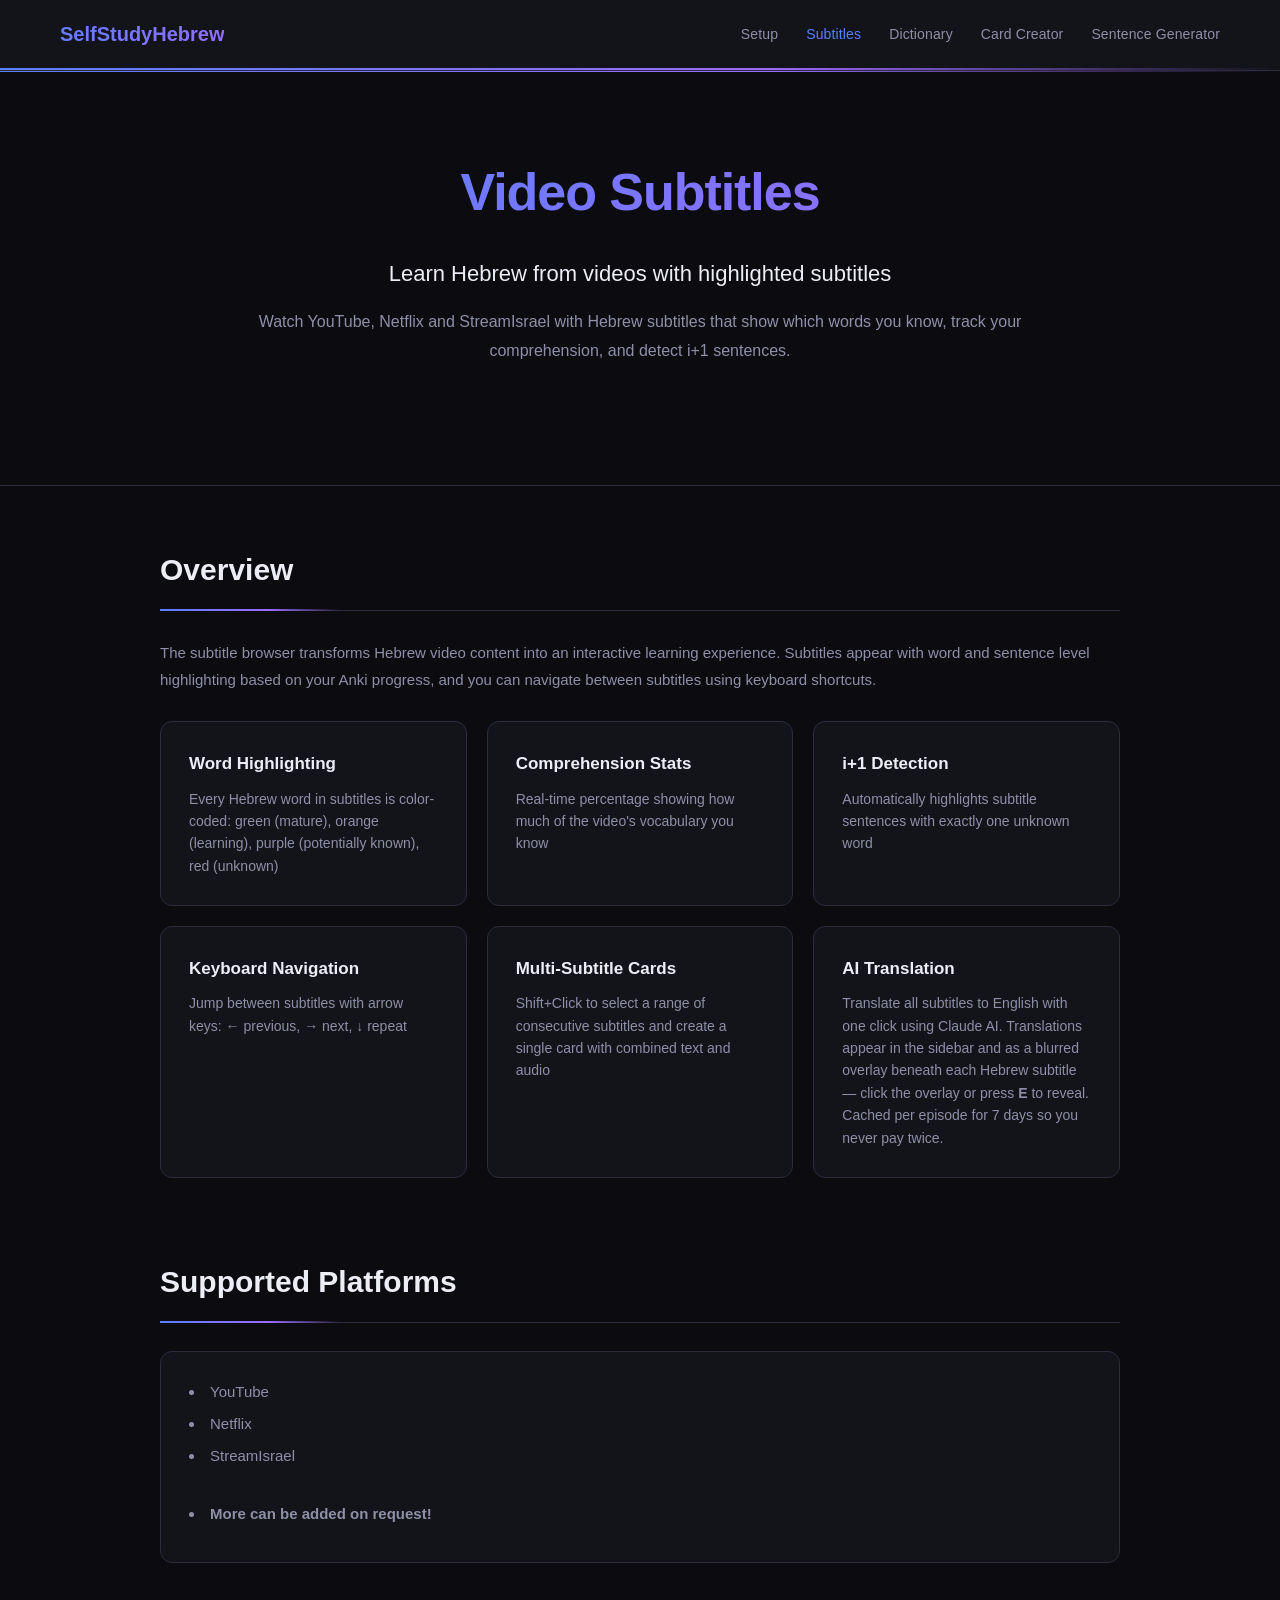
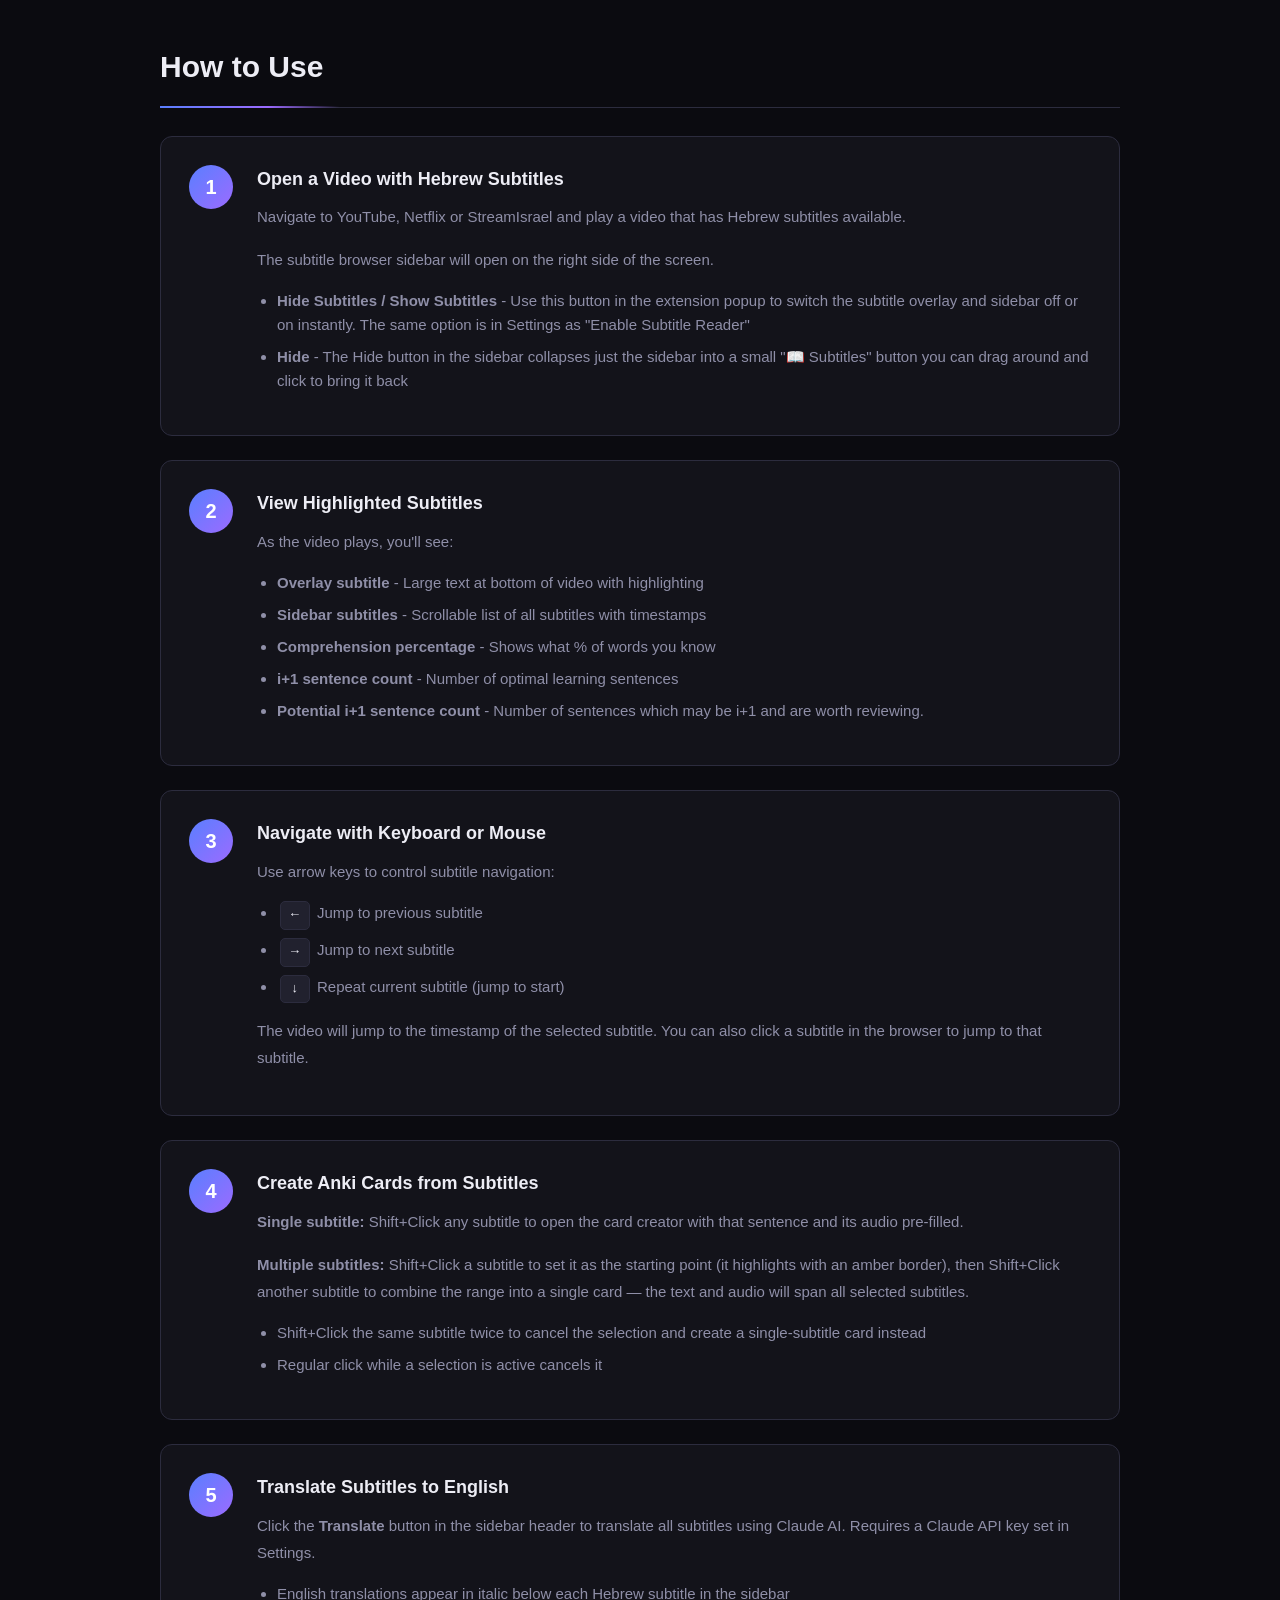
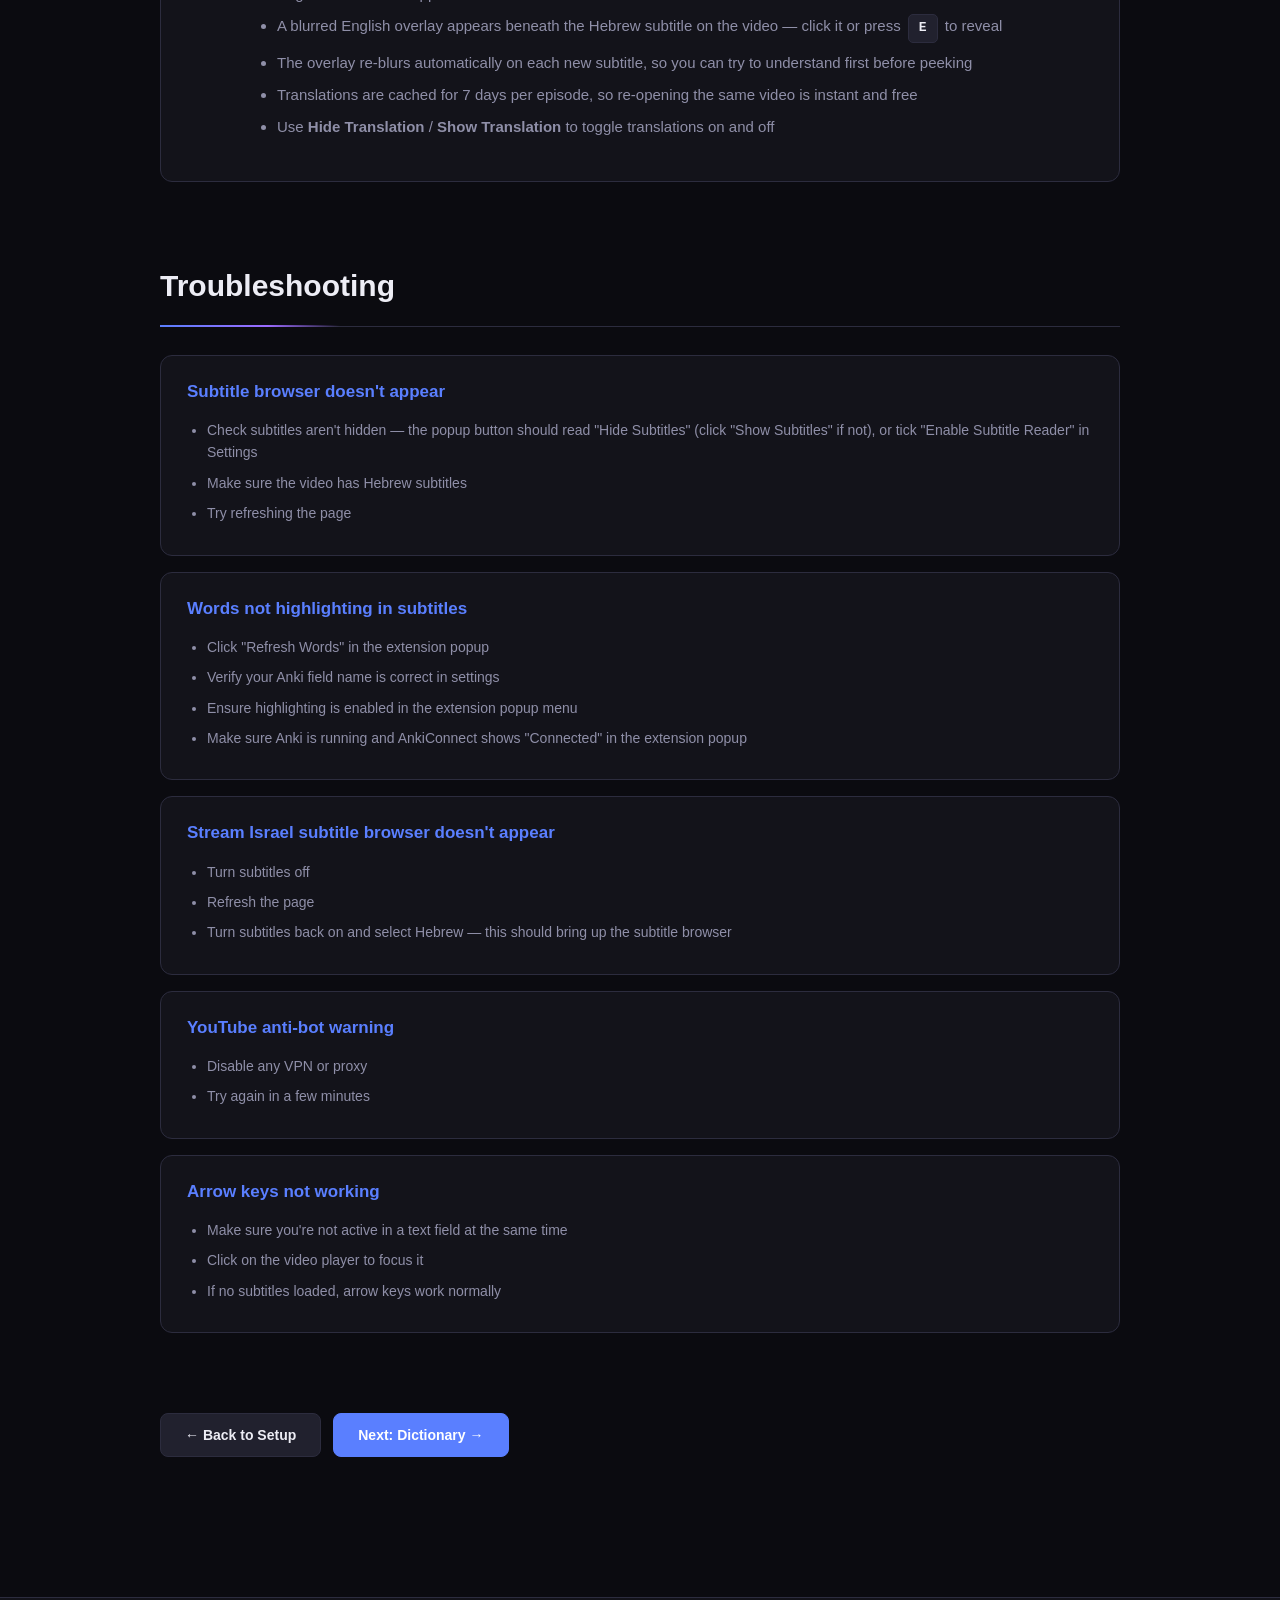
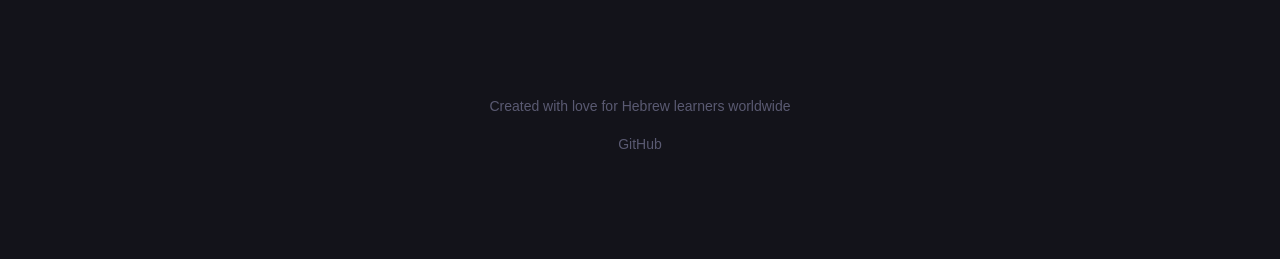
<file: subtitles.html>
<!DOCTYPE html>
<html lang="en">
<head>
  <meta charset="UTF-8">
  <meta name="viewport" content="width=device-width, initial-scale=1.0">
  <title>Video Subtitles - SelfStudyHebrew</title>
  <link rel="stylesheet" href="styles.css">
</head>
<body>
  <nav class="navbar">
    <div class="nav-container">
      <div class="nav-brand">SelfStudyHebrew</div>
      <ul class="nav-menu">
        <li><a href="index.html">Setup</a></li>
        <li><a href="subtitles.html" class="active">Subtitles</a></li>
        <li><a href="dictionary.html">Dictionary</a></li>
        <li><a href="cards.html">Card Creator</a></li>
        <li><a href="generator.html">Sentence Generator</a></li>
      </ul>
    </div>
  </nav>

  <div class="hero">
    <div class="hero-content">
      <h1>Video Subtitles</h1>
      <p class="hero-subtitle">Learn Hebrew from videos with highlighted subtitles</p>
      <p class="hero-description">Watch YouTube, Netflix and StreamIsrael with Hebrew subtitles that show which words you know, track your comprehension, and detect i+1 sentences.</p>
    </div>
  </div>

  <div class="container">
    <!-- Overview -->
    <section class="section">
      <h2>Overview</h2>
      <p>
        The subtitle browser transforms Hebrew video content into an interactive learning experience.
        Subtitles appear with word and sentence level highlighting based on your Anki progress, and you can navigate
        between subtitles using keyboard shortcuts.
      </p>

      <div class="feature-grid">
        <div class="feature-card">
          <h3>Word Highlighting</h3>
          <p>Every Hebrew word in subtitles is color-coded: green (mature), orange (learning), purple (potentially known), red (unknown)</p>
        </div>
        <div class="feature-card">
          <h3>Comprehension Stats</h3>
          <p>Real-time percentage showing how much of the video's vocabulary you know</p>
        </div>
        <div class="feature-card">
          <h3>i+1 Detection</h3>
          <p>Automatically highlights subtitle sentences with exactly one unknown word</p>
        </div>
        <div class="feature-card">
          <h3>Keyboard Navigation</h3>
          <p>Jump between subtitles with arrow keys: ← previous, → next, ↓ repeat</p>
        </div>
        <div class="feature-card">
          <h3>Multi-Subtitle Cards</h3>
          <p>Shift+Click to select a range of consecutive subtitles and create a single card with combined text and audio</p>
        </div>
        <div class="feature-card">
          <h3>AI Translation</h3>
          <p>Translate all subtitles to English with one click using Claude AI. Translations appear in the sidebar and as a blurred overlay beneath each Hebrew subtitle — click the overlay or press <strong>E</strong> to reveal. Cached per episode for 7 days so you never pay twice.</p>
        </div>
      </div>
    </section>

    <!-- Supported Platforms -->
    <section class="section">
      <h2>Supported Platforms</h2>

      <div class="step-card">
       <div class="step-content">
        <li>YouTube</li>
        <li>Netflix</li>
        <li>StreamIsrael</li>
        <br>
        <li><strong>More can be added on request!</strong></li>
        </div>
      </div>
    </section>

    <!-- How to Use -->
    <section class="section">
      <h2>How to Use</h2>

      <div class="step-card">
        <div class="step-number">1</div>
        <div class="step-content">
          <h3>Open a Video with Hebrew Subtitles</h3>
          <p>Navigate to YouTube, Netflix or StreamIsrael and play a video that has Hebrew subtitles available.</p>
          <p>The subtitle browser sidebar will open on the right side of the screen.</p>
          <ul>
            <li><strong>Hide Subtitles / Show Subtitles</strong> - Use this button in the extension popup to switch the subtitle overlay and sidebar off or on instantly. The same option is in Settings as "Enable Subtitle Reader"</li>
            <li><strong>Hide</strong> - The Hide button in the sidebar collapses just the sidebar into a small "📖 Subtitles" button you can drag around and click to bring it back</li>
          </ul>
        </div>
      </div>

      <div class="step-card">
        <div class="step-number">2</div>
        <div class="step-content">
          <h3>View Highlighted Subtitles</h3>
          <p>As the video plays, you'll see:</p>
          <ul>
            <li><strong>Overlay subtitle</strong> - Large text at bottom of video with highlighting</li>
            <li><strong>Sidebar subtitles</strong> - Scrollable list of all subtitles with timestamps</li>
            <li><strong>Comprehension percentage</strong> - Shows what % of words you know</li>
            <li><strong>i+1 sentence count</strong> - Number of optimal learning sentences</li>
            <li><strong>Potential i+1 sentence count</strong> - Number of sentences which may be i+1 and are worth reviewing.</li>
          </ul>
        </div>
      </div>

      <div class="step-card">
        <div class="step-number">3</div>
        <div class="step-content">
          <h3>Navigate with Keyboard or Mouse</h3>
          <p>Use arrow keys to control subtitle navigation:</p>
          <ul>
            <li><span class="shortcut-key">←</span> Jump to previous subtitle</li>
            <li><span class="shortcut-key">→</span> Jump to next subtitle</li>
            <li><span class="shortcut-key">↓</span> Repeat current subtitle (jump to start)</li>
          </ul>
          <p>The video will jump to the timestamp of the selected subtitle. You can also click a subtitle in the browser to jump to that subtitle.</p>
        </div>
      </div>

      <div class="step-card">
        <div class="step-number">4</div>
        <div class="step-content">
          <h3>Create Anki Cards from Subtitles</h3>
          <p><strong>Single subtitle:</strong> Shift+Click any subtitle to open the card creator with that sentence and its audio pre-filled.</p>
          <p><strong>Multiple subtitles:</strong> Shift+Click a subtitle to set it as the starting point (it highlights with an amber border), then Shift+Click another subtitle to combine the range into a single card — the text and audio will span all selected subtitles.</p>
          <ul>
            <li>Shift+Click the same subtitle twice to cancel the selection and create a single-subtitle card instead</li>
            <li>Regular click while a selection is active cancels it</li>
          </ul>
        </div>
      </div>

      <div class="step-card">
        <div class="step-number">5</div>
        <div class="step-content">
          <h3>Translate Subtitles to English</h3>
          <p>Click the <strong>Translate</strong> button in the sidebar header to translate all subtitles using Claude AI. Requires a Claude API key set in Settings.</p>
          <ul>
            <li>English translations appear in italic below each Hebrew subtitle in the sidebar</li>
            <li>A blurred English overlay appears beneath the Hebrew subtitle on the video — click it or press <span class="shortcut-key">E</span> to reveal</li>
            <li>The overlay re-blurs automatically on each new subtitle, so you can try to understand first before peeking</li>
            <li>Translations are cached for 7 days per episode, so re-opening the same video is instant and free</li>
            <li>Use <strong>Hide Translation</strong> / <strong>Show Translation</strong> to toggle translations on and off</li>
          </ul>
        </div>
      </div>
    </section>

    <!-- Troubleshooting -->
    <section class="section">
      <h2>Troubleshooting</h2>

      <div class="faq-item">
        <h3>Subtitle browser doesn't appear</h3>
        <ul>
          <li>Check subtitles aren't hidden — the popup button should read "Hide Subtitles" (click "Show Subtitles" if not), or tick "Enable Subtitle Reader" in Settings</li>
          <li>Make sure the video has Hebrew subtitles</li>
          <li>Try refreshing the page</li>
        </ul>
      </div>

      <div class="faq-item">
        <h3>Words not highlighting in subtitles</h3>
        <ul>
          <li>Click "Refresh Words" in the extension popup</li>
          <li>Verify your Anki field name is correct in settings</li>
          <li>Ensure highlighting is enabled in the extension popup menu</li>
          <li>Make sure Anki is running and AnkiConnect shows "Connected" in the extension popup</li>
        </ul>
      </div>

      <div class="faq-item">
        <h3>Stream Israel subtitle browser doesn't appear</h3>
        <ul>
          <li>Turn subtitles off</li>
          <li>Refresh the page</li>
          <li>Turn subtitles back on and select Hebrew — this should bring up the subtitle browser</li>
        </ul>
      </div>

      <div class="faq-item">
        <h3>YouTube anti-bot warning</h3>
        <ul>
          <li>Disable any VPN or proxy</li>
          <li>Try again in a few minutes</li>
        </ul>
      </div>

      <div class="faq-item">
        <h3>Arrow keys not working</h3>
        <ul>
          <li>Make sure you're not active in a text field at the same time</li>
          <li>Click on the video player to focus it</li>
          <li>If no subtitles loaded, arrow keys work normally</li>
        </ul>
      </div>
    </section>

    <!-- Back to Guide -->
    <section class="section">
      <div class="button-group">
        <a href="index.html" class="btn btn-secondary">← Back to Setup</a>
        <a href="dictionary.html" class="btn btn-primary">Next: Dictionary →</a>
      </div>
    </section>
  </div>

  <footer class="footer">
    <div class="container">
      <p>Created with love for Hebrew learners worldwide</p>
      <p class="footer-links">
        <a href="https://github.com/selfstudyhebrew/selfstudyhebrew">GitHub</a>
      </p>
    </div>
  </footer>
</body>
</html>
</file>
<file: styles.css>
/* ===== DESIGN TOKENS ===== */
:root {
  --bg: #0b0b10;
  --surface: #13131a;
  --surface-2: #1a1a24;
  --surface-3: #21212e;
  --border: #2c2c3e;
  --accent: #5a7fff;
  --accent-2: #9b6bff;
  --text-primary: #ededf5;
  --text-secondary: #8f8fa8;
  --text-muted: #5a5a72;
  --success: #34d399;
  --error: #f87171;
  --warning: #fbbf24;
  --gradient: linear-gradient(90deg, #5a7fff, #9b6bff 60%, transparent);
}

* {
  margin: 0;
  padding: 0;
  box-sizing: border-box;
}

body {
  font-family: -apple-system, BlinkMacSystemFont, 'Segoe UI', Roboto, Oxygen, Ubuntu, Cantarell, sans-serif;
  line-height: 1.6;
  color: var(--text-primary);
  background: var(--bg);
}

a {
  color: var(--accent);
  text-decoration: none;
}

a:hover {
  text-decoration: underline;
}

/* ===== NAVIGATION ===== */
.navbar {
  background: var(--surface);
  border-bottom: 1px solid var(--border);
  position: sticky;
  top: 0;
  z-index: 1000;
}

.navbar::after {
  content: '';
  display: block;
  height: 2px;
  background: var(--gradient);
}

.nav-container {
  max-width: 1200px;
  margin: 0 auto;
  padding: 0 20px;
  display: flex;
  justify-content: space-between;
  align-items: center;
}

.nav-brand {
  font-size: 20px;
  font-weight: 700;
  background: linear-gradient(135deg, var(--accent), var(--accent-2));
  -webkit-background-clip: text;
  -webkit-text-fill-color: transparent;
  background-clip: text;
  padding: 18px 0;
}

.nav-menu {
  display: flex;
  list-style: none;
  gap: 28px;
}

.nav-menu a {
  color: var(--text-secondary);
  text-decoration: none;
  font-weight: 500;
  font-size: 14px;
  transition: color 0.2s;
  padding: 18px 0;
  display: block;
  letter-spacing: 0.01em;
}

.nav-menu a:hover,
.nav-menu a.active {
  color: var(--accent);
  text-decoration: none;
}

/* ===== HERO ===== */
.hero {
  background: var(--bg);
  border-bottom: 1px solid var(--border);
  padding: 80px 20px;
  text-align: center;
  position: relative;
  overflow: hidden;
}

.hero::before {
  content: '';
  position: absolute;
  top: 0;
  left: 0;
  right: 0;
  height: 1px;
  background: var(--gradient);
}

.hero-content {
  max-width: 800px;
  margin: 0 auto;
  position: relative;
}

.hero h1 {
  font-size: 52px;
  font-weight: 700;
  background: linear-gradient(135deg, var(--accent) 0%, var(--accent-2) 100%);
  -webkit-background-clip: text;
  -webkit-text-fill-color: transparent;
  background-clip: text;
  margin-bottom: 20px;
  letter-spacing: -0.02em;
}

.hero-subtitle {
  font-size: 22px;
  color: var(--text-primary);
  margin-bottom: 14px;
  font-weight: 500;
}

.hero-description {
  font-size: 16px;
  color: var(--text-secondary);
  margin-bottom: 40px;
  line-height: 1.8;
}

.hero-buttons {
  display: flex;
  gap: 12px;
  justify-content: center;
  flex-wrap: wrap;
}

/* ===== CONTAINER ===== */
.container {
  max-width: 1000px;
  margin: 0 auto;
  padding: 60px 20px;
}

/* ===== SECTIONS ===== */
.section {
  margin-bottom: 80px;
}

.section:last-child {
  margin-bottom: 0;
}

h2 {
  font-size: 30px;
  font-weight: 600;
  color: var(--text-primary);
  margin-bottom: 28px;
  padding-bottom: 16px;
  border-bottom: 1px solid var(--border);
  position: relative;
}

h2::after {
  content: '';
  position: absolute;
  bottom: -1px;
  left: 0;
  width: 180px;
  height: 2px;
  background: var(--gradient);
}

h3 {
  font-size: 18px;
  font-weight: 600;
  color: var(--text-primary);
  margin-bottom: 12px;
}

p {
  color: var(--text-secondary);
  margin-bottom: 16px;
  font-size: 15px;
  line-height: 1.8;
}

/* ===== BUTTONS ===== */
.btn {
  display: inline-block;
  padding: 10px 24px;
  border-radius: 8px;
  font-weight: 600;
  font-size: 14px;
  text-decoration: none;
  transition: all 0.2s;
  border: 1px solid transparent;
  cursor: pointer;
}

.btn-primary {
  background: var(--accent);
  color: #fff;
  border-color: var(--accent);
}

.btn-primary:hover {
  background: #6e8fff;
  box-shadow: 0 0 16px rgba(90, 127, 255, 0.4);
  text-decoration: none;
  transform: translateY(-1px);
}

.btn-secondary {
  background: var(--surface-3);
  color: var(--text-primary);
  border-color: var(--border);
}

.btn-secondary:hover {
  background: var(--surface-2);
  border-color: var(--accent);
  text-decoration: none;
  transform: translateY(-1px);
}

.btn-coffee {
  background: linear-gradient(135deg, #FFDD00 0%, #FBB034 100%);
  color: #2d1f0f;
  border-color: #f4a300;
}

.btn-coffee:hover {
  background: linear-gradient(135deg, #FBB034 0%, #FFDD00 100%);
  text-decoration: none;
  transform: translateY(-1px);
  box-shadow: 0 4px 12px rgba(255, 221, 0, 0.3);
}

.btn-small {
  padding: 6px 14px;
  font-size: 13px;
}

.button-group {
  display: flex;
  gap: 12px;
  flex-wrap: wrap;
  margin-top: 24px;
}

/* ===== COLOR GUIDE ===== */
.color-guide {
  display: flex;
  gap: 24px;
  flex-wrap: wrap;
  margin: 30px 0;
  padding: 28px;
  background: var(--surface);
  border-radius: 12px;
  border: 1px solid var(--border);
}

.color-item {
  display: flex;
  flex-direction: column;
  align-items: center;
  gap: 10px;
  min-width: 120px;
}

.color-box {
  font-size: 24px;
  padding: 10px 18px;
  border-radius: 6px;
  background: var(--surface-3);
  font-weight: 600;
  direction: rtl;
}

.color-box.green-underline {
  text-decoration: underline;
  text-decoration-color: #2d5016;
  text-decoration-thickness: 2px;
  color: var(--text-primary);
}

.color-box.orange-underline {
  text-decoration: underline;
  text-decoration-color: #ff8c00;
  text-decoration-thickness: 2px;
  color: var(--text-primary);
}

.color-box.purple-underline {
  text-decoration: underline;
  text-decoration-color: #9370db;
  text-decoration-thickness: 2px;
  color: var(--text-primary);
}

.color-box.red-underline {
  text-decoration: underline;
  text-decoration-color: #dc3545;
  text-decoration-thickness: 2px;
  color: var(--text-primary);
}

.color-box.i1-bg {
  background: rgba(90, 127, 255, 0.15);
  color: var(--text-primary);
  border: 1px solid rgba(90, 127, 255, 0.35);
  box-shadow: inset 3px 0 0 #5a7fff;
  font-size: 13px;
  direction: ltr;
}

.color-box.potentially-i1-bg {
  background: rgba(155, 107, 255, 0.15);
  color: var(--text-primary);
  border: 1px solid rgba(155, 107, 255, 0.35);
  box-shadow: inset 3px 0 0 #9b6bff;
  font-size: 13px;
  direction: ltr;
}

.color-item span {
  color: var(--text-muted);
  font-size: 13px;
  text-align: center;
}

/* ===== FEATURE GRID ===== */
.feature-grid {
  display: grid;
  grid-template-columns: repeat(auto-fit, minmax(260px, 1fr));
  gap: 20px;
  margin: 28px 0;
}

.feature-card {
  background: var(--surface);
  border: 1px solid var(--border);
  border-radius: 12px;
  padding: 28px;
  transition: all 0.2s;
  text-decoration: none;
  display: block;
}

.feature-card:hover {
  border-color: var(--accent);
  transform: translateY(-3px);
  box-shadow: 0 8px 24px rgba(90, 127, 255, 0.15);
  text-decoration: none;
}

.feature-icon {
  font-size: 36px;
  margin-bottom: 14px;
}

.feature-card h3 {
  color: var(--text-primary);
  margin-bottom: 10px;
  font-size: 17px;
}

.feature-card p {
  color: var(--text-secondary);
  margin: 0;
  font-size: 14px;
  line-height: 1.6;
}

/* ===== STEP CARDS ===== */
.step-card {
  display: flex;
  gap: 24px;
  margin-bottom: 24px;
  padding: 28px;
  background: var(--surface);
  border: 1px solid var(--border);
  border-radius: 12px;
}

.step-number {
  flex-shrink: 0;
  width: 44px;
  height: 44px;
  background: linear-gradient(135deg, var(--accent), var(--accent-2));
  color: white;
  font-size: 20px;
  font-weight: 700;
  border-radius: 50%;
  display: flex;
  align-items: center;
  justify-content: center;
}

.step-content {
  flex: 1;
}

.step-content h3 {
  margin-top: 0;
  margin-bottom: 10px;
}

.step-content ol,
.step-content ul {
  margin-left: 20px;
  margin-bottom: 14px;
}

.step-content li {
  margin-bottom: 8px;
  color: var(--text-secondary);
  font-size: 15px;
  line-height: 1.6;
}

code {
  background: var(--surface-3);
  color: var(--error);
  padding: 2px 8px;
  border-radius: 4px;
  font-family: 'Courier New', monospace;
  font-size: 13px;
  border: 1px solid var(--border);
}

/* ===== INFO / WARNING BOXES ===== */
.info-box,
.warning-box,
.tip-box {
  padding: 18px 22px;
  border-radius: 8px;
  margin: 18px 0;
  border-left: 3px solid;
}

.info-box {
  background: rgba(90, 127, 255, 0.08);
  border-color: var(--accent);
}

.info-box h3 {
  color: var(--accent);
  margin-top: 0;
  font-size: 16px;
}

.warning-box {
  background: rgba(251, 191, 36, 0.08);
  border-color: var(--warning);
}

.warning-box strong {
  color: var(--warning);
}

.tip-box {
  background: rgba(52, 211, 153, 0.08);
  border-color: var(--success);
}

.tip-box strong {
  color: var(--success);
}

.info-box ol,
.info-box ul {
  margin-left: 20px;
  margin-top: 10px;
}

.info-box li {
  margin-bottom: 8px;
  color: var(--text-secondary);
  font-size: 14px;
}

/* ===== FAQ ITEMS ===== */
.faq-item {
  padding: 22px 26px;
  margin-bottom: 16px;
  background: var(--surface);
  border: 1px solid var(--border);
  border-radius: 12px;
}

.faq-item h3 {
  color: var(--accent);
  margin-top: 0;
  margin-bottom: 14px;
  font-size: 17px;
}

.faq-item ul {
  margin-left: 20px;
  margin-bottom: 0;
}

.faq-item li {
  margin-bottom: 8px;
  color: var(--text-secondary);
  font-size: 14px;
}

.faq-item p {
  font-size: 14px;
  margin-bottom: 8px;
}

/* ===== SCREENSHOT ===== */
.screenshot {
  width: 100%;
  max-width: 800px;
  border-radius: 10px;
  border: 1px solid var(--border);
  margin: 28px 0;
}

.screenshot-caption {
  text-align: center;
  color: var(--text-muted);
  font-size: 13px;
  margin-top: 10px;
  font-style: italic;
}

/* ===== FOOTER ===== */
.footer {
  background: var(--surface);
  border-top: 1px solid var(--border);
  padding: 36px 20px;
  text-align: center;
  margin-top: 80px;
}

.footer p {
  color: var(--text-muted);
  margin-bottom: 6px;
  font-size: 14px;
}

.footer-links {
  margin-top: 12px;
}

.footer-links a {
  color: var(--text-muted);
  margin: 0 8px;
  font-size: 14px;
}

.footer-links a:hover {
  color: var(--accent);
  text-decoration: none;
}

/* ===== SHORTCUT KEY ===== */
.shortcut-key {
  display: inline-block;
  background: var(--surface-3);
  color: var(--text-primary);
  padding: 3px 10px;
  border-radius: 5px;
  font-family: 'Courier New', monospace;
  font-size: 13px;
  font-weight: 600;
  border: 1px solid var(--border);
  margin: 0 3px;
}

/* ===== PAGE-SPECIFIC ===== */
.video-embed {
  position: relative;
  padding-bottom: 56.25%;
  height: 0;
  overflow: hidden;
  max-width: 100%;
  margin: 28px 0;
  border-radius: 10px;
  border: 1px solid var(--border);
}

.video-embed iframe {
  position: absolute;
  top: 0;
  left: 0;
  width: 100%;
  height: 100%;
}

/* ===== RESPONSIVE ===== */
@media (max-width: 768px) {
  .nav-container {
    flex-direction: column;
    padding: 10px 20px;
  }

  .nav-brand {
    padding: 14px 0 8px;
  }

  .nav-menu {
    flex-wrap: wrap;
    justify-content: center;
    gap: 12px;
    padding: 8px 0 14px;
  }

  .nav-menu a {
    padding: 6px 0;
  }

  .hero h1 {
    font-size: 34px;
  }

  .hero-subtitle {
    font-size: 18px;
  }

  .hero-description {
    font-size: 15px;
  }

  h2 {
    font-size: 24px;
  }

  .feature-grid {
    grid-template-columns: 1fr;
  }

  .step-card {
    flex-direction: column;
  }

  .color-guide {
    flex-direction: column;
    align-items: center;
  }

  .hero-buttons {
    flex-direction: column;
  }

  .hero-buttons .btn {
    width: 100%;
    text-align: center;
  }
}
</file>
